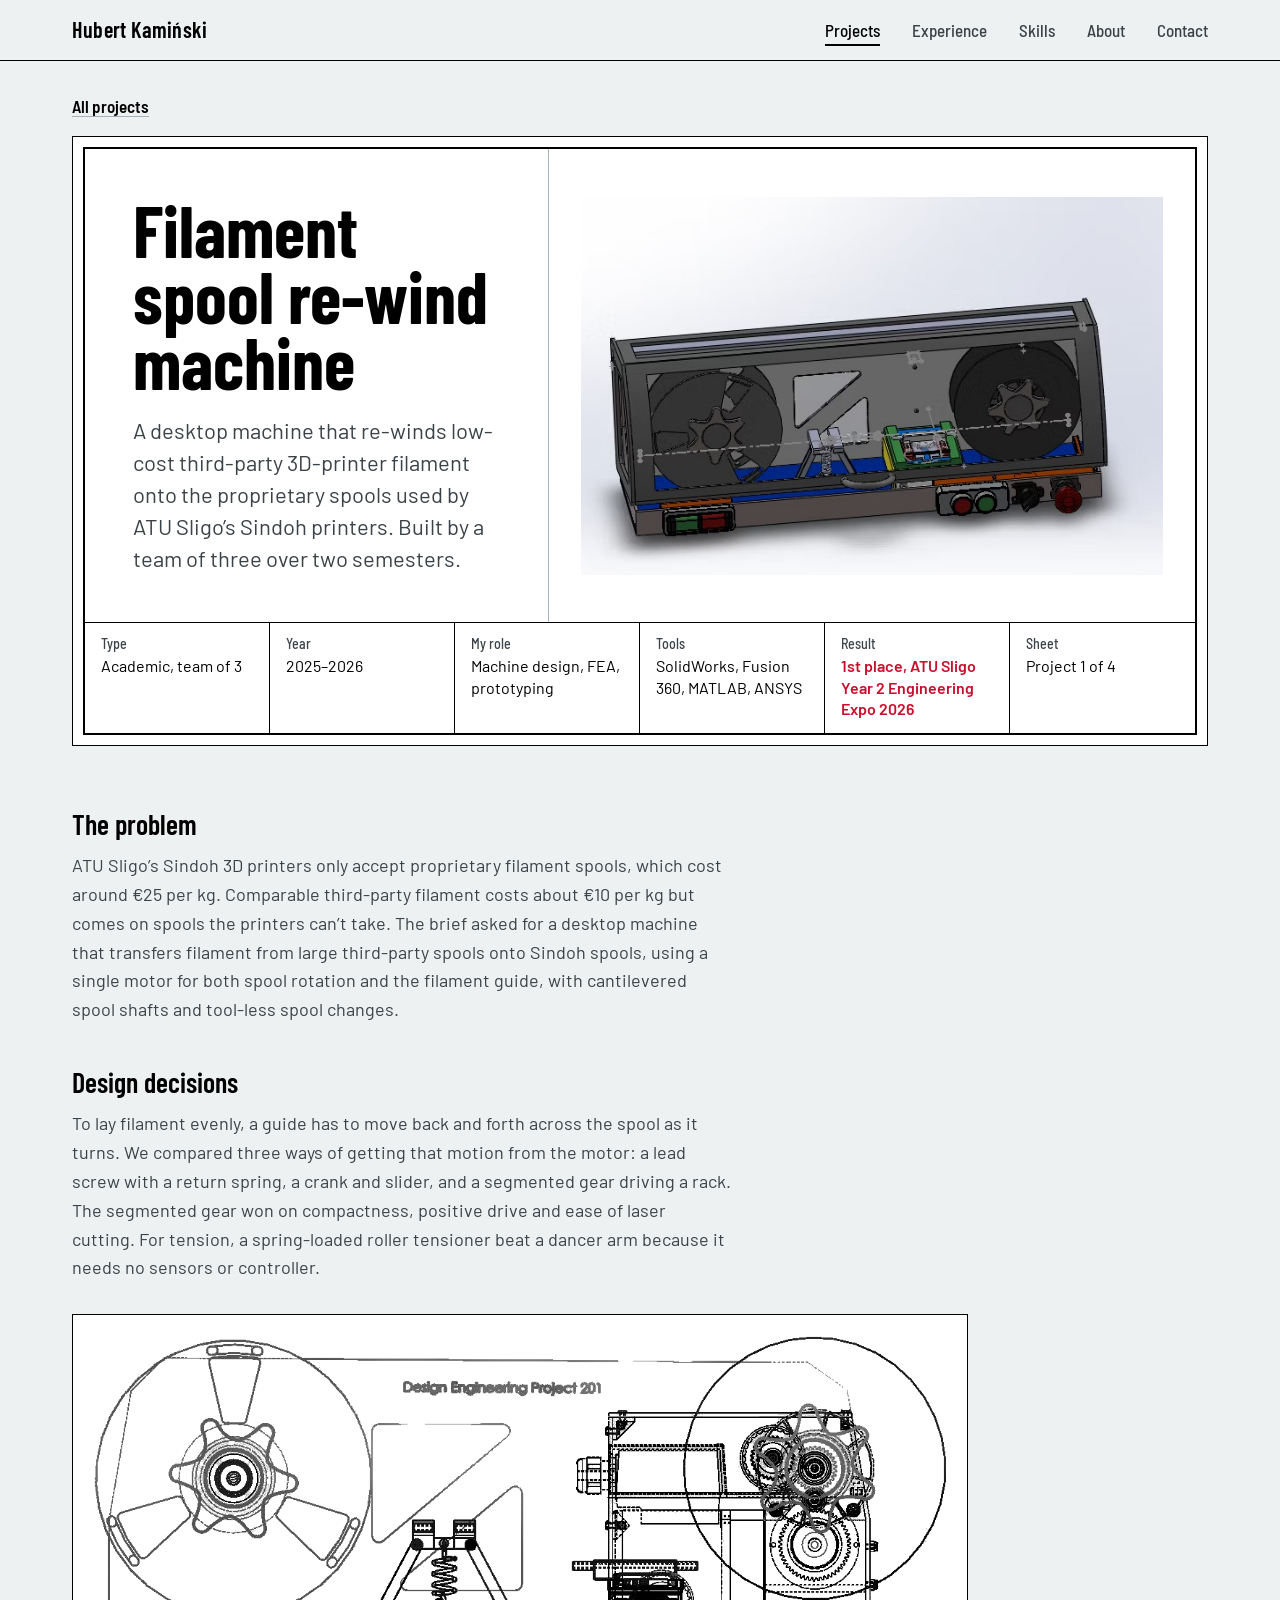
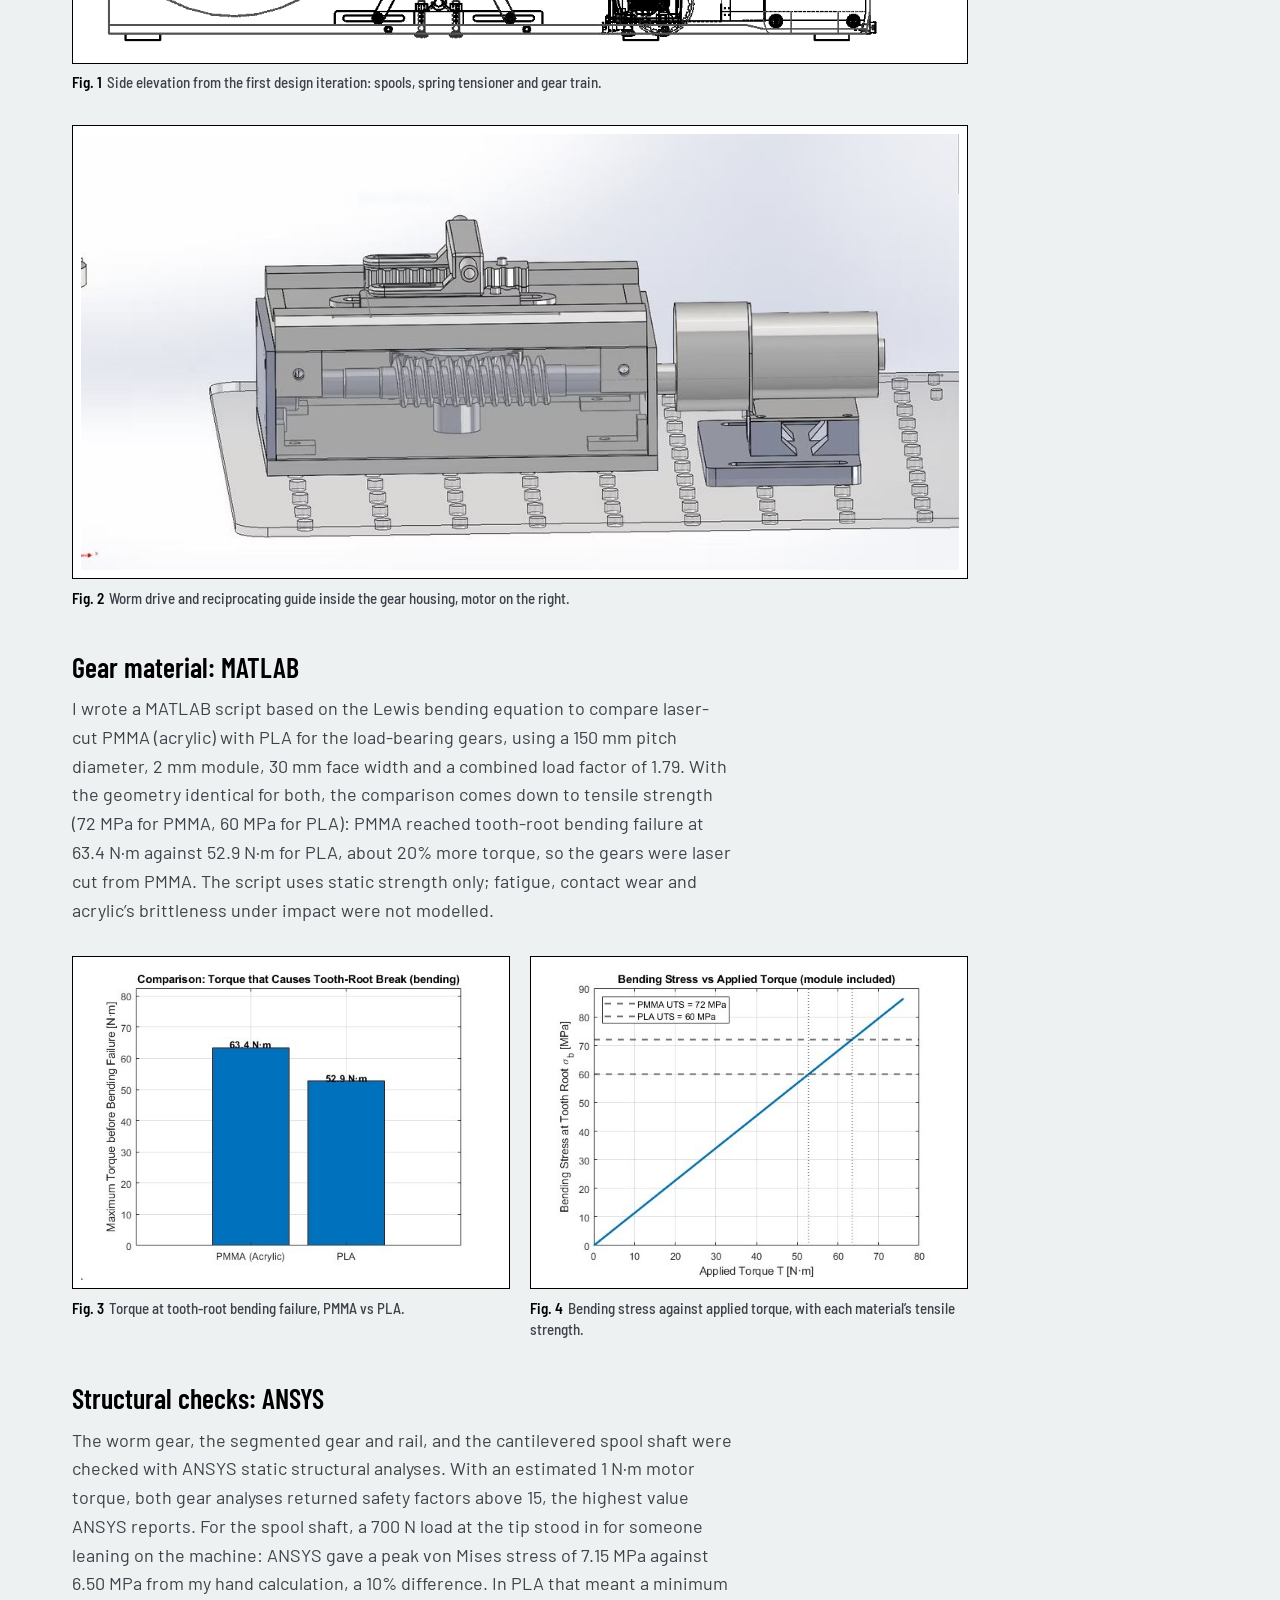
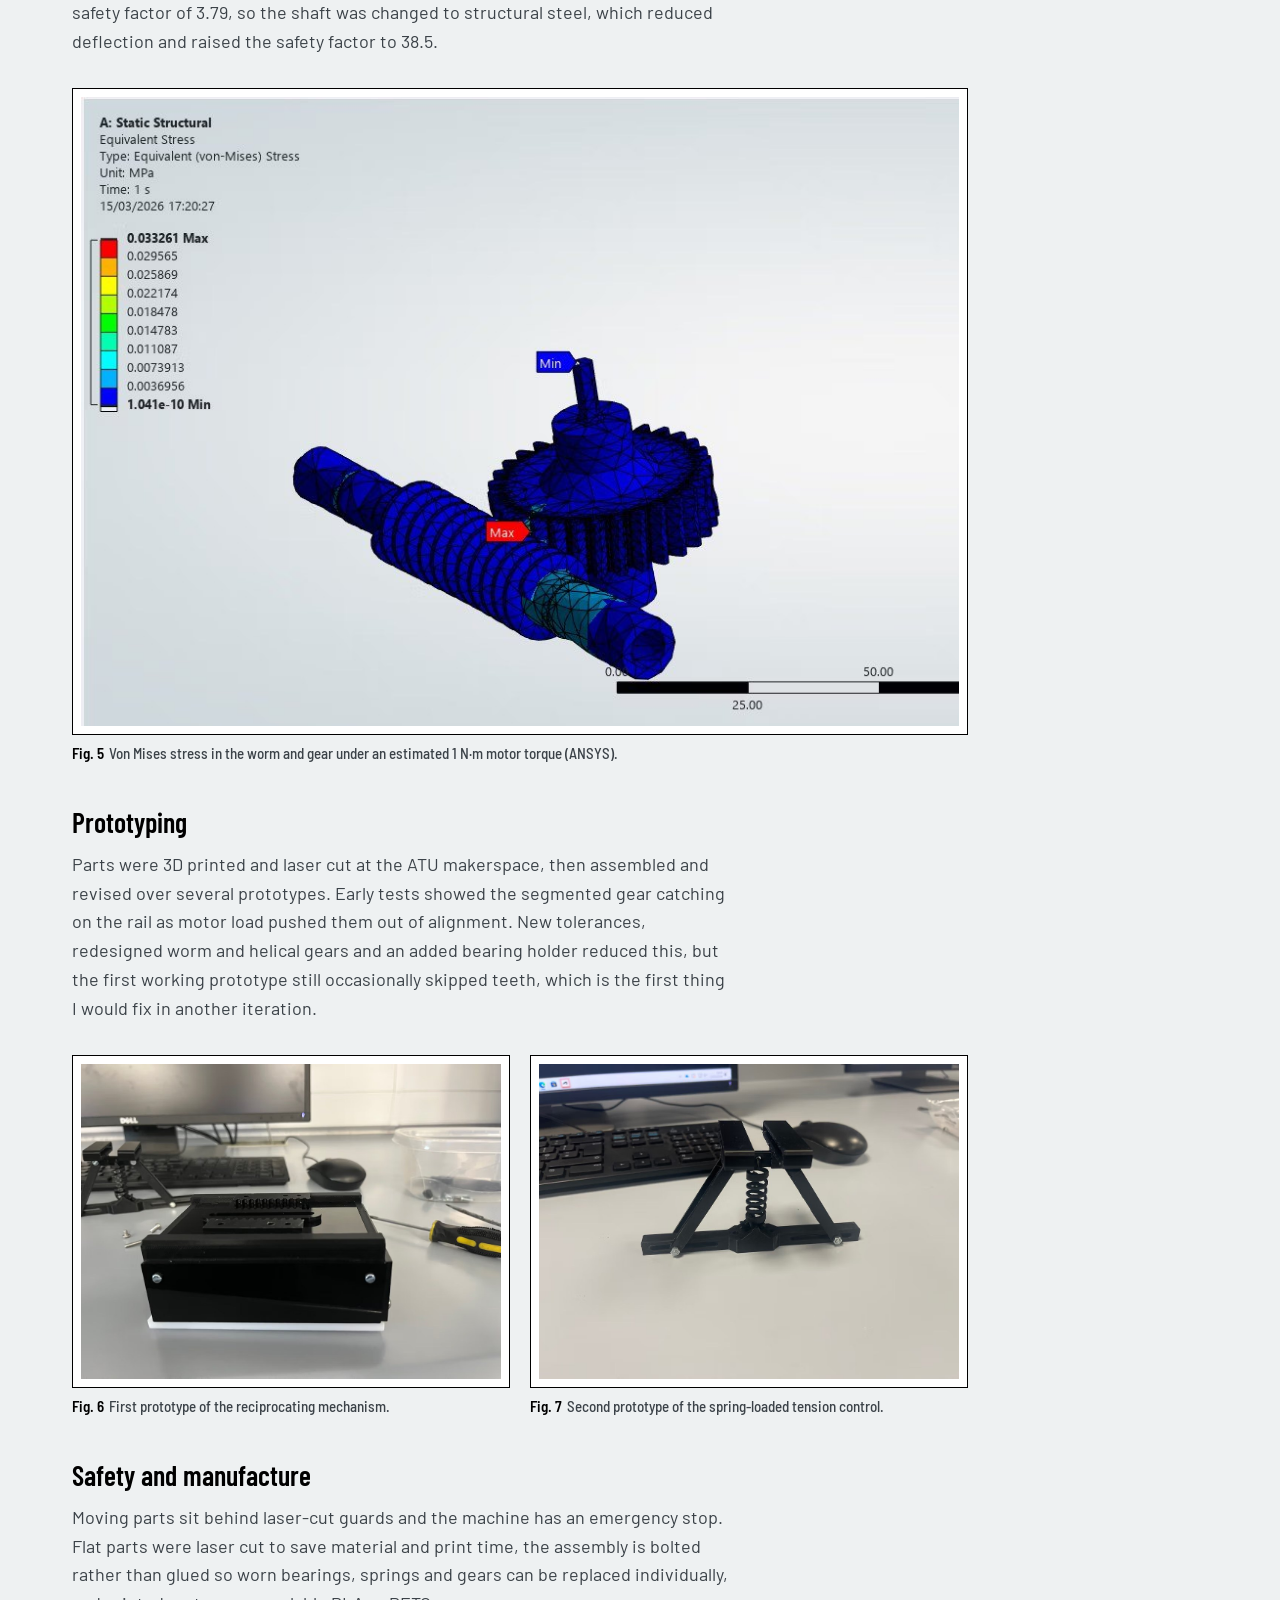
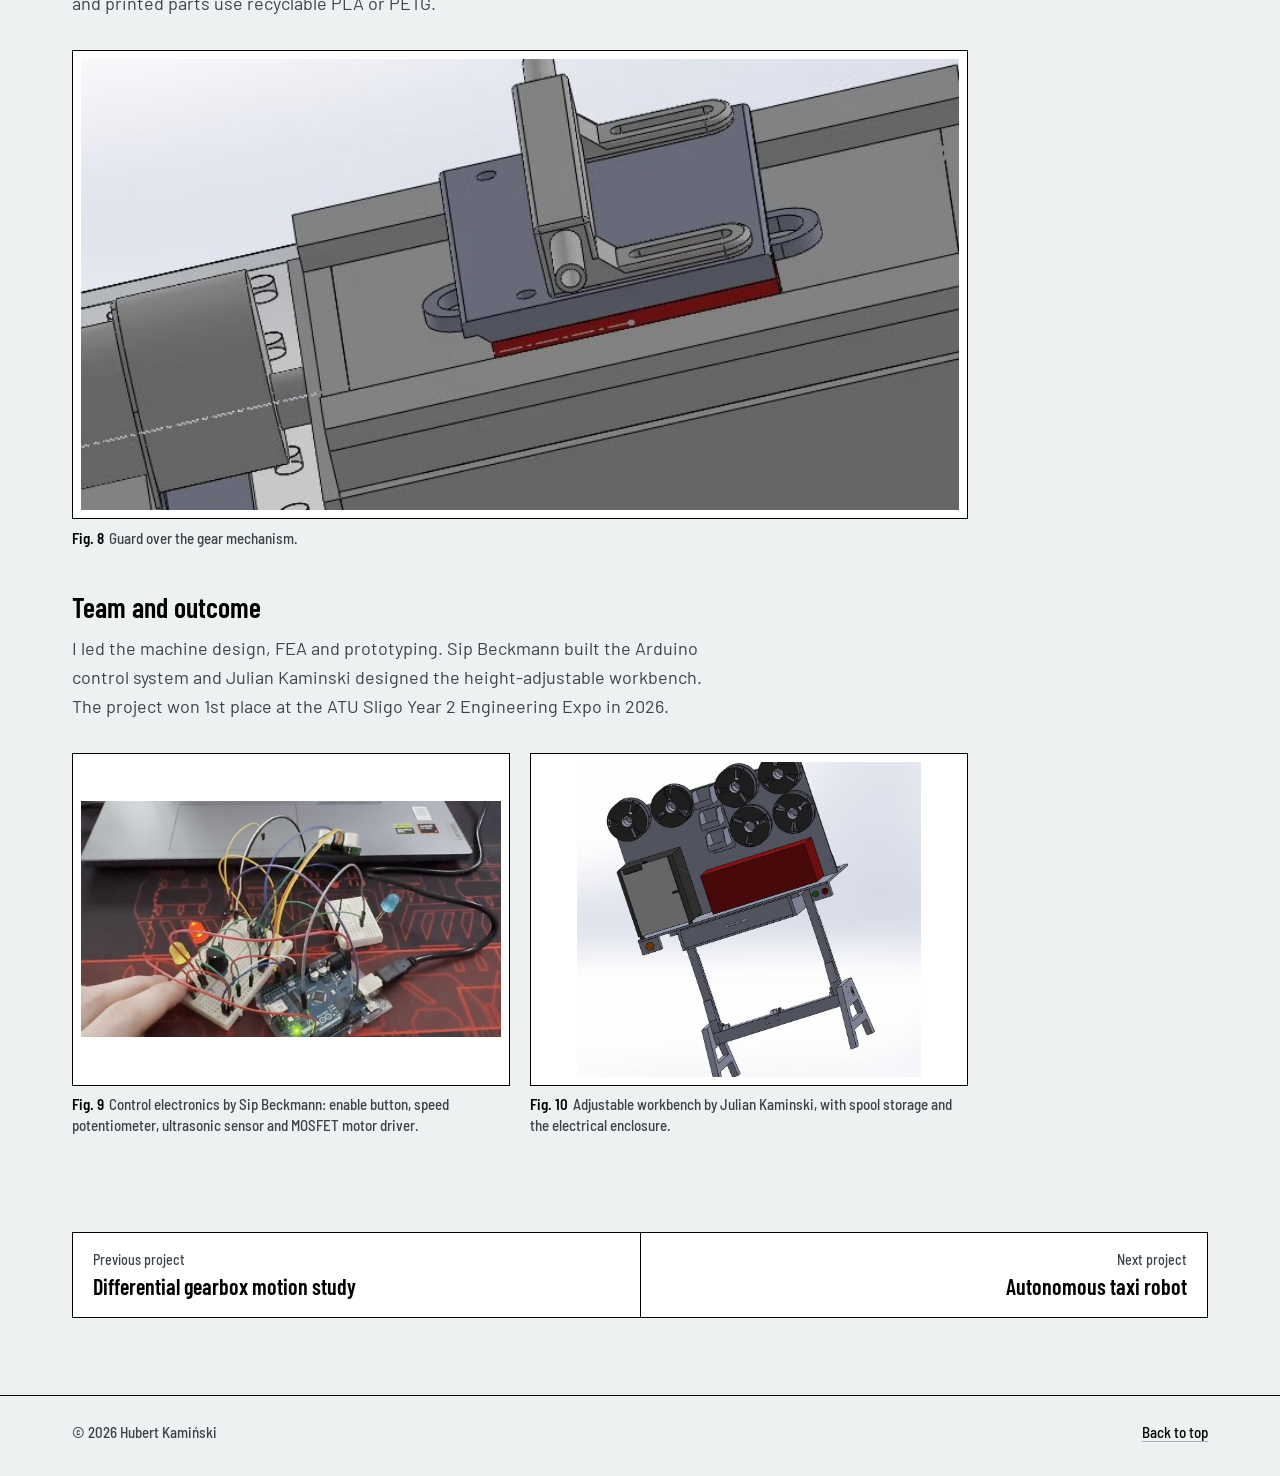
<file: projects/project1.html>
<!DOCTYPE html>
<html lang="en">
<head>
  <meta charset="utf-8">
  <meta name="viewport" content="width=device-width, initial-scale=1">
  <title>Filament spool re-wind machine · Hubert Kamiński</title>
  <meta name="description" content="A desktop machine that re-winds low-cost third-party filament onto proprietary printer spools. MATLAB gear material selection, ANSYS verification, 1st place at the ATU Sligo Year 2 Engineering Expo 2026.">
  <meta property="og:type" content="article">
  <meta property="og:title" content="Filament spool re-wind machine · Hubert Kamiński">
  <meta property="og:description" content="A desktop machine that re-winds low-cost third-party filament onto proprietary printer spools. MATLAB gear material selection, ANSYS verification, 1st place at the ATU Sligo Year 2 Engineering Expo 2026.">
  <link rel="icon" href="../assets/favicon.svg" type="image/svg+xml">
  <link rel="preload" href="../assets/fonts/barlow-latin-400-normal.woff2" as="font" type="font/woff2" crossorigin>
  <link rel="preload" href="../assets/fonts/barlow-condensed-latin-700-normal.woff2" as="font" type="font/woff2" crossorigin>
  <link rel="stylesheet" href="../styles/main.css">
  <link rel="stylesheet" href="../styles/project.css">
  <script>document.documentElement.classList.add('js');</script>
</head>
<body id="top">
  <a class="skip-link" href="#main">Skip to content</a>

  <header class="site-header">
    <div class="wrap site-header__inner">
      <a class="brand" href="../index.html">Hubert Kamiński</a>
      <button class="nav-toggle" type="button" aria-expanded="false" aria-controls="site-nav">Menu</button>
      <nav id="site-nav" class="site-nav" aria-label="Main">
        <ul>
          <li><a href="../index.html#projects" aria-current="page">Projects</a></li>
          <li><a href="../index.html#experience">Experience</a></li>
          <li><a href="../index.html#skills">Skills</a></li>
          <li><a href="../index.html#about">About</a></li>
          <li><a href="../index.html#contact">Contact</a></li>
        </ul>
      </nav>
    </div>
  </header>

  <main id="main" class="wrap">
    <a class="back-link" href="../index.html#projects">All projects</a>

    <section class="project-sheet sheet" aria-labelledby="project-title">
      <div class="sheet__frame">
        <div class="project-sheet__head">
          <h1 class="project-sheet__title" id="project-title">Filament spool <span class="nowrap">re-wind</span> machine</h1>
          <p class="project-sheet__lede">A desktop machine that re-winds low-cost third-party 3D-printer filament onto the proprietary spools used by ATU Sligo’s Sindoh printers. Built by a team of three over two semesters.</p>
        </div>
        <figure class="project-sheet__figure">
          <img src="../assets/images/projects/p1-final-machine.jpg" width="660" height="429" alt="Final SolidWorks assembly of the machine with guard, electrical enclosure and control buttons">
        </figure>
        <dl class="tblock">
          <div class="tblock__cell"><dt>Type</dt><dd>Academic, team of 3</dd></div>
          <div class="tblock__cell"><dt>Year</dt><dd>2025–2026</dd></div>
          <div class="tblock__cell"><dt>My role</dt><dd>Machine design, FEA, prototyping</dd></div>
          <div class="tblock__cell"><dt>Tools</dt><dd>SolidWorks, Fusion 360, MATLAB, ANSYS</dd></div>
          <div class="tblock__cell tblock__cell--result"><dt>Result</dt><dd>1st place, ATU Sligo Year 2 Engineering Expo 2026</dd></div>
          <div class="tblock__cell"><dt>Sheet</dt><dd>Project 1 of 4</dd></div>
        </dl>
      </div>
    </section>

    <article class="writeup">
      <h2>The problem</h2>
      <p>ATU Sligo’s Sindoh 3D printers only accept proprietary filament spools, which cost around €25 per kg. Comparable third-party filament costs about €10 per kg but comes on spools the printers can’t take. The brief asked for a desktop machine that transfers filament from large third-party spools onto Sindoh spools, using a single motor for both spool rotation and the filament guide, with cantilevered spool shafts and tool-less spool changes.</p>

      <h2>Design decisions</h2>
      <p>To lay filament evenly, a guide has to move back and forth across the spool as it turns. We compared three ways of getting that motion from the motor: a lead screw with a return spring, a crank and slider, and a segmented gear driving a rack. The segmented gear won on compactness, positive drive and ease of laser cutting. For tension, a spring-loaded roller tensioner beat a dancer arm because it needs no sensors or controller.</p>
<figure class="fig">
  <a class="fig__frame" href="../assets/images/projects/p1-side-elevation.png"><img src="../assets/images/projects/p1-side-elevation.png" width="1213" height="458" loading="lazy" alt="Side elevation line drawing of the machine showing both spools, the spring tensioner and the gear train"></a>
  <figcaption><span class="fig__num">Fig. 1</span> Side elevation from the first design iteration: spools, spring tensioner and gear train.</figcaption>
</figure>
<figure class="fig">
  <a class="fig__frame" href="../assets/images/projects/p1-cad-internal.jpg"><img src="../assets/images/projects/p1-cad-internal.jpg" width="1075" height="533" loading="lazy" alt="CAD view of the worm drive and reciprocating guide inside the gear housing, with the motor on the right"></a>
  <figcaption><span class="fig__num">Fig. 2</span> Worm drive and reciprocating guide inside the gear housing, motor on the right.</figcaption>
</figure>

      <h2>Gear material: MATLAB</h2>
      <p>I wrote a MATLAB script based on the Lewis bending equation to compare laser-cut PMMA (acrylic) with PLA for the load-bearing gears, using a 150 mm pitch diameter, 2 mm module, 30 mm face width and a combined load factor of 1.79. With the geometry identical for both, the comparison comes down to tensile strength (72 MPa for PMMA, 60 MPa for PLA): PMMA reached tooth-root bending failure at 63.4 N·m against 52.9 N·m for PLA, about 20% more torque, so the gears were laser cut from PMMA. The script uses static strength only; fatigue, contact wear and acrylic’s brittleness under impact were not modelled.</p>
<div class="fig-pair">
<figure class="fig">
  <a class="fig__frame" href="../assets/images/projects/p1-matlab-torque.jpg"><img src="../assets/images/projects/p1-matlab-torque.jpg" width="560" height="420" loading="lazy" alt="Bar chart: maximum torque before tooth-root bending failure, 63.4 N·m for PMMA and 52.9 N·m for PLA"></a>
  <figcaption><span class="fig__num">Fig. 3</span> Torque at tooth-root bending failure, PMMA vs PLA.</figcaption>
</figure>
<figure class="fig">
  <a class="fig__frame" href="../assets/images/projects/p1-matlab-bending.jpg"><img src="../assets/images/projects/p1-matlab-bending.jpg" width="560" height="420" loading="lazy" alt="Line chart of tooth-root bending stress against applied torque, with PMMA and PLA strength limits"></a>
  <figcaption><span class="fig__num">Fig. 4</span> Bending stress against applied torque, with each material’s tensile strength.</figcaption>
</figure>
</div>

      <h2>Structural checks: ANSYS</h2>
      <p>The worm gear, the segmented gear and rail, and the cantilevered spool shaft were checked with ANSYS static structural analyses. With an estimated 1 N·m motor torque, both gear analyses returned safety factors above 15, the highest value ANSYS reports. For the spool shaft, a 700 N load at the tip stood in for someone leaning on the machine: ANSYS gave a peak von Mises stress of 7.15 MPa against 6.50 MPa from my hand calculation, a 10% difference. In PLA that meant a minimum safety factor of 3.79, so the shaft was changed to structural steel, which reduced deflection and raised the safety factor to 38.5.</p>
<figure class="fig">
  <a class="fig__frame" href="../assets/images/projects/p1-ansys-gear.jpg"><img src="../assets/images/projects/p1-ansys-gear.jpg" width="898" height="643" loading="lazy" alt="ANSYS equivalent stress plot of the worm and gear, mostly blue with the maximum at the mesh point"></a>
  <figcaption><span class="fig__num">Fig. 5</span> Von Mises stress in the worm and gear under an estimated 1 N·m motor torque (ANSYS).</figcaption>
</figure>

      <h2>Prototyping</h2>
      <p>Parts were 3D printed and laser cut at the ATU makerspace, then assembled and revised over several prototypes. Early tests showed the segmented gear catching on the rail as motor load pushed them out of alignment. New tolerances, redesigned worm and helical gears and an added bearing holder reduced this, but the first working prototype still occasionally skipped teeth, which is the first thing I would fix in another iteration.</p>
<div class="fig-pair">
<figure class="fig">
  <a class="fig__frame" href="../assets/images/projects/p1-mechanism-proto.jpg"><img src="../assets/images/projects/p1-mechanism-proto.jpg" width="1125" height="844" loading="lazy" alt="Black 3D-printed and laser-cut reciprocating mechanism prototype on a desk"></a>
  <figcaption><span class="fig__num">Fig. 6</span> First prototype of the reciprocating mechanism.</figcaption>
</figure>
<figure class="fig">
  <a class="fig__frame" href="../assets/images/projects/p1-tension-proto.jpg"><img src="../assets/images/projects/p1-tension-proto.jpg" width="1125" height="844" loading="lazy" alt="Black spring-loaded tension control prototype with a printed spring"></a>
  <figcaption><span class="fig__num">Fig. 7</span> Second prototype of the spring-loaded tension control.</figcaption>
</figure>
</div>

      <h2>Safety and manufacture</h2>
      <p>Moving parts sit behind laser-cut guards and the machine has an emergency stop. Flat parts were laser cut to save material and print time, the assembly is bolted rather than glued so worn bearings, springs and gears can be replaced individually, and printed parts use recyclable PLA or PETG.</p>
<figure class="fig">
  <a class="fig__frame" href="../assets/images/projects/p1-safety-guard.jpg"><img src="../assets/images/projects/p1-safety-guard.jpg" width="761" height="391" loading="lazy" alt="CAD detail of the guard fitted over the gear mechanism"></a>
  <figcaption><span class="fig__num">Fig. 8</span> Guard over the gear mechanism.</figcaption>
</figure>

      <h2>Team and outcome</h2>
      <p>I led the machine design, FEA and prototyping. Sip Beckmann built the Arduino control system and Julian Kaminski designed the height-adjustable workbench. The project won 1st place at the ATU Sligo Year 2 Engineering Expo in 2026.</p>
<div class="fig-pair">
<figure class="fig">
  <a class="fig__frame" href="../assets/images/projects/p1-electronics.jpg"><img src="../assets/images/projects/p1-electronics.jpg" width="1125" height="633" loading="lazy" alt="Arduino board on a breadboard with LEDs, a potentiometer and wiring"></a>
  <figcaption><span class="fig__num">Fig. 9</span> Control electronics by Sip Beckmann: enable button, speed potentiometer, ultrasonic sensor and MOSFET motor driver.</figcaption>
</figure>
<figure class="fig">
  <a class="fig__frame" href="../assets/images/projects/p1-workbench.jpg"><img src="../assets/images/projects/p1-workbench.jpg" width="1024" height="935" loading="lazy" alt="CAD render of the machine on an adjustable workbench with spool storage and an electrical enclosure"></a>
  <figcaption><span class="fig__num">Fig. 10</span> Adjustable workbench by Julian Kaminski, with spool storage and the electrical enclosure.</figcaption>
</figure>
</div>
    </article>

    <nav class="pager" aria-label="More projects">
      <a href="project4.html"><span class="pager__label">Previous project</span><span class="pager__title">Differential gearbox motion study</span></a>
      <a href="project2.html"><span class="pager__label">Next project</span><span class="pager__title">Autonomous taxi robot</span></a>
    </nav>
  </main>

  <dialog class="lightbox" aria-label="Enlarged figure">
    <img alt="">
    <div class="lightbox__bar">
      <p class="lightbox__caption"></p>
      <button class="lightbox__close" type="button">Close</button>
    </div>
  </dialog>

  <footer class="site-footer">
    <div class="wrap">
      <p>© <span data-year>2026</span> Hubert Kamiński</p>
      <a href="#top">Back to top</a>
    </div>
  </footer>

  <script src="../scripts/main.js" defer></script>
</body>
</html>
</file>
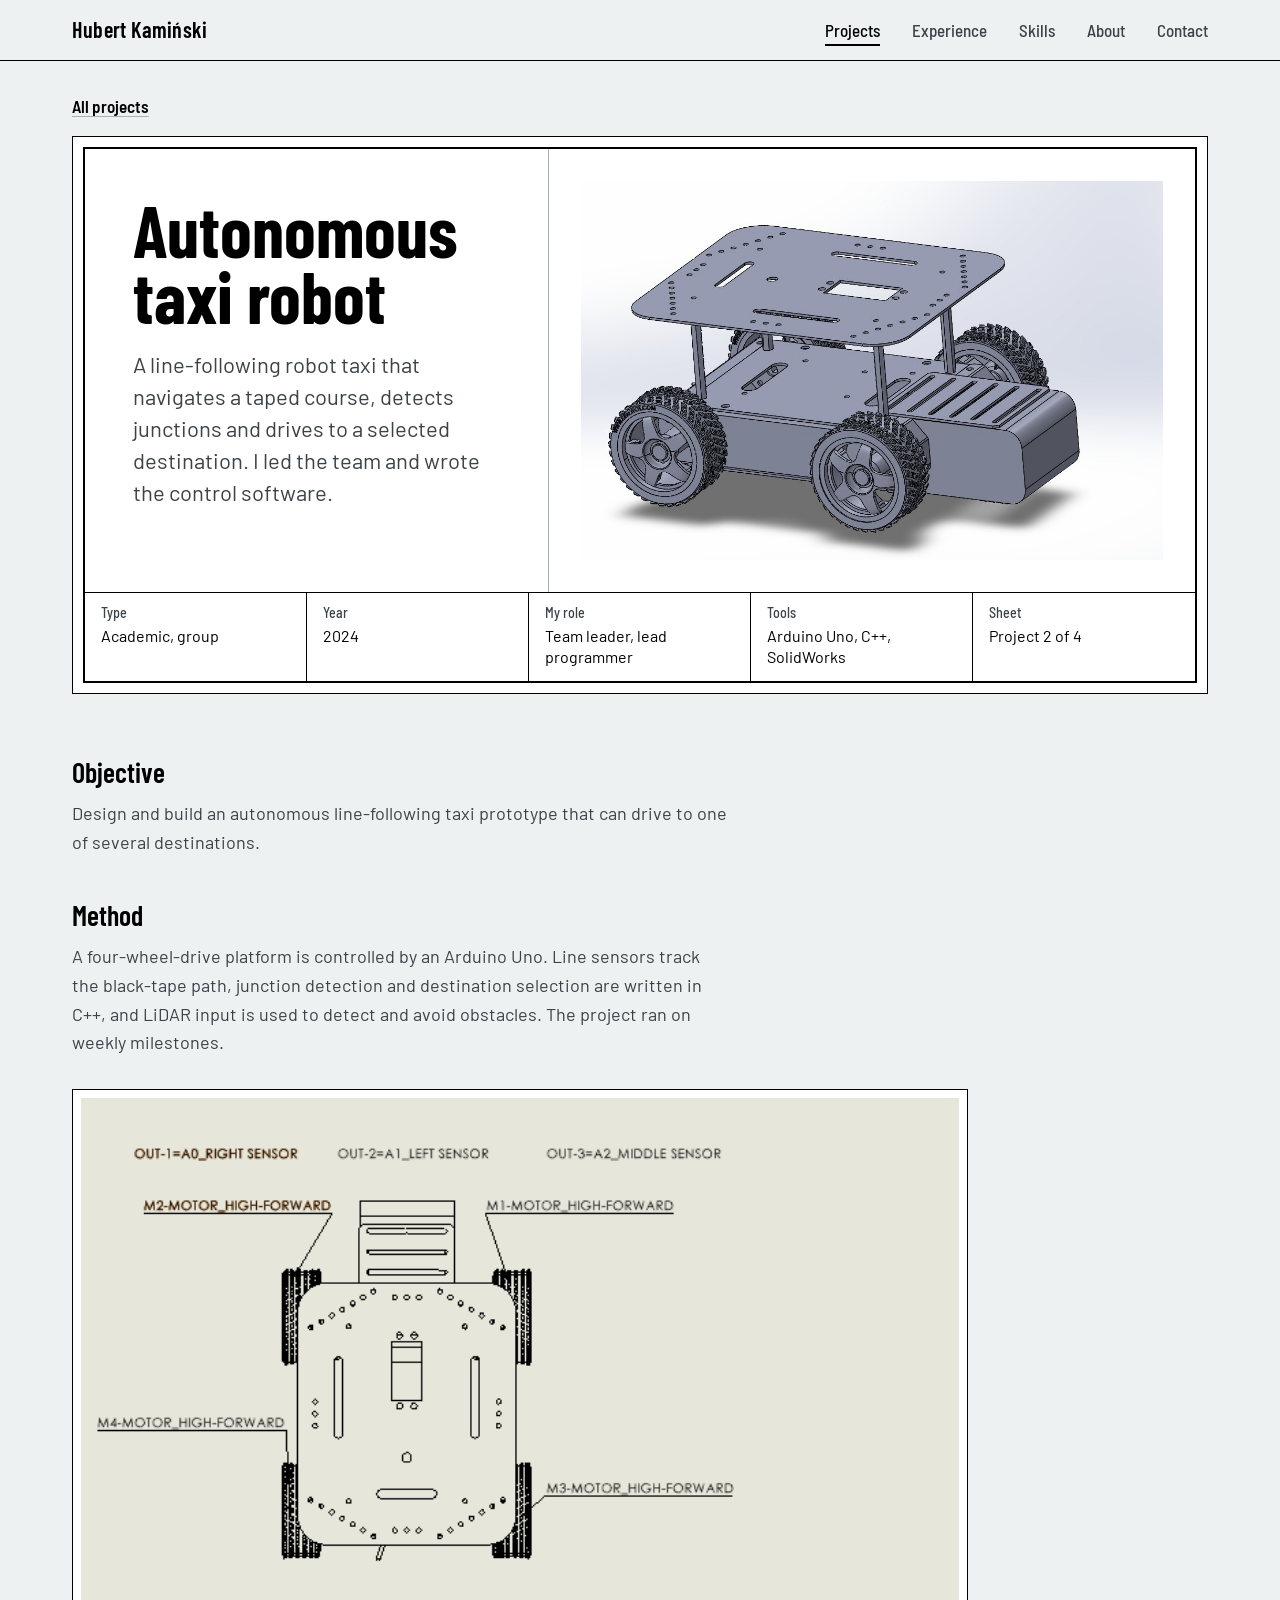
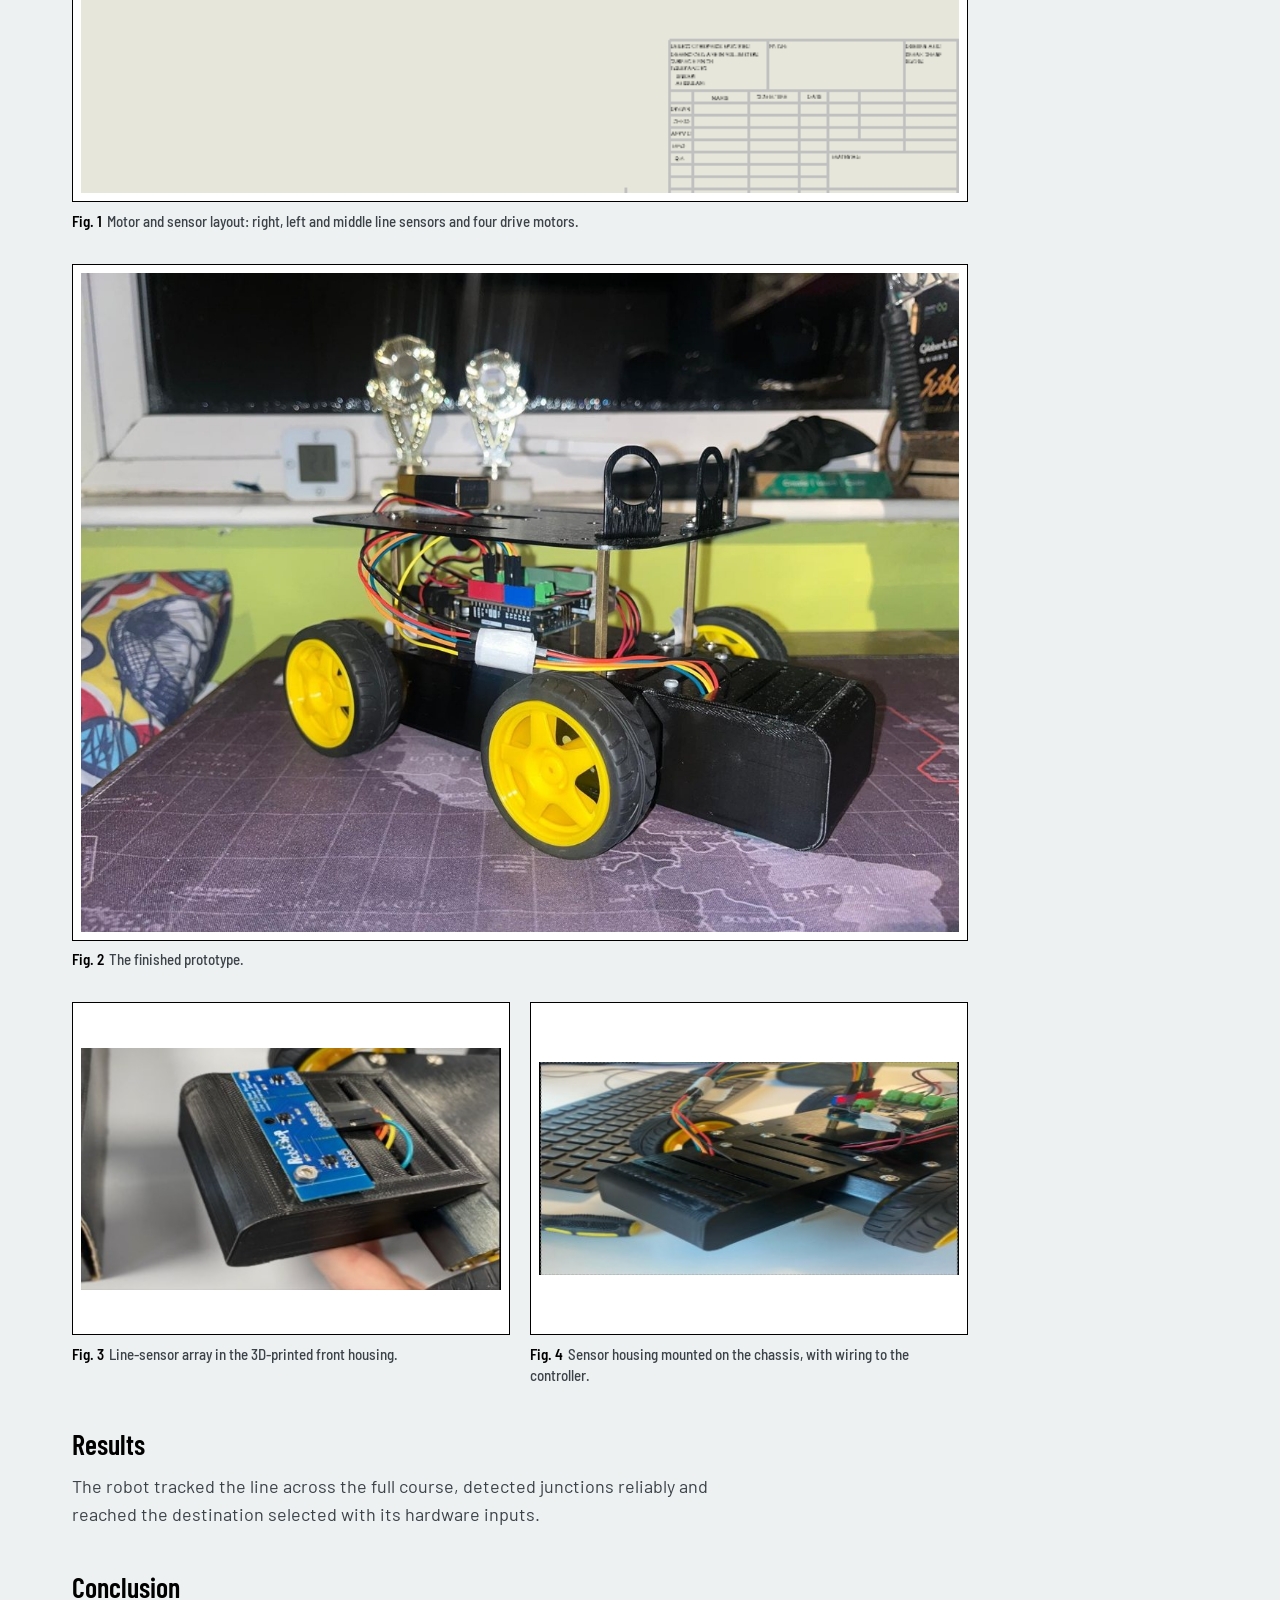
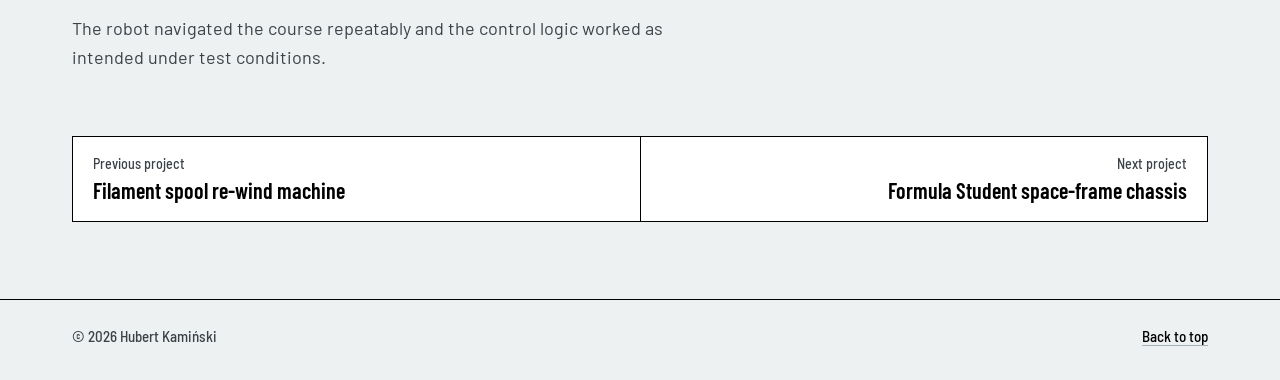
<file: projects/project2.html>
<!DOCTYPE html>
<html lang="en">
<head>
  <meta charset="utf-8">
  <meta name="viewport" content="width=device-width, initial-scale=1">
  <title>Autonomous taxi robot · Hubert Kamiński</title>
  <meta name="description" content="A line-following autonomous taxi robot built on Arduino, with junction detection, destination selection and LiDAR obstacle avoidance written in C++.">
  <meta property="og:type" content="article">
  <meta property="og:title" content="Autonomous taxi robot · Hubert Kamiński">
  <meta property="og:description" content="A line-following autonomous taxi robot built on Arduino, with junction detection, destination selection and LiDAR obstacle avoidance written in C++.">
  <link rel="icon" href="../assets/favicon.svg" type="image/svg+xml">
  <link rel="preload" href="../assets/fonts/barlow-latin-400-normal.woff2" as="font" type="font/woff2" crossorigin>
  <link rel="preload" href="../assets/fonts/barlow-condensed-latin-700-normal.woff2" as="font" type="font/woff2" crossorigin>
  <link rel="stylesheet" href="../styles/main.css">
  <link rel="stylesheet" href="../styles/project.css">
  <script>document.documentElement.classList.add('js');</script>
</head>
<body id="top">
  <a class="skip-link" href="#main">Skip to content</a>

  <header class="site-header">
    <div class="wrap site-header__inner">
      <a class="brand" href="../index.html">Hubert Kamiński</a>
      <button class="nav-toggle" type="button" aria-expanded="false" aria-controls="site-nav">Menu</button>
      <nav id="site-nav" class="site-nav" aria-label="Main">
        <ul>
          <li><a href="../index.html#projects" aria-current="page">Projects</a></li>
          <li><a href="../index.html#experience">Experience</a></li>
          <li><a href="../index.html#skills">Skills</a></li>
          <li><a href="../index.html#about">About</a></li>
          <li><a href="../index.html#contact">Contact</a></li>
        </ul>
      </nav>
    </div>
  </header>

  <main id="main" class="wrap">
    <a class="back-link" href="../index.html#projects">All projects</a>

    <section class="project-sheet sheet" aria-labelledby="project-title">
      <div class="sheet__frame">
        <div class="project-sheet__head">
          <h1 class="project-sheet__title" id="project-title">Autonomous taxi robot</h1>
          <p class="project-sheet__lede">A line-following robot taxi that navigates a taped course, detects junctions and drives to a selected destination. I led the team and wrote the control software.</p>
        </div>
        <figure class="project-sheet__figure">
          <img src="../assets/images/projects/p2-car-render.jpg" width="1109" height="721" alt="SolidWorks render of the four-wheel autonomous taxi robot">
        </figure>
        <dl class="tblock">
          <div class="tblock__cell"><dt>Type</dt><dd>Academic, group</dd></div>
          <div class="tblock__cell"><dt>Year</dt><dd>2024</dd></div>
          <div class="tblock__cell"><dt>My role</dt><dd>Team leader, lead programmer</dd></div>
          <div class="tblock__cell"><dt>Tools</dt><dd>Arduino Uno, C++, SolidWorks</dd></div>
          <div class="tblock__cell"><dt>Sheet</dt><dd>Project 2 of 4</dd></div>
        </dl>
      </div>
    </section>

    <article class="writeup">
      <h2>Objective</h2>
      <p>Design and build an autonomous line-following taxi prototype that can drive to one of several destinations.</p>

      <h2>Method</h2>
      <p>A four-wheel-drive platform is controlled by an Arduino Uno. Line sensors track the black-tape path, junction detection and destination selection are written in C++, and LiDAR input is used to detect and avoid obstacles. The project ran on weekly milestones.</p>
<figure class="fig">
  <a class="fig__frame" href="../assets/images/projects/p2-motor-layout.png"><img src="../assets/images/projects/p2-motor-layout.png" width="643" height="509" loading="lazy" alt="Drawing of the robot base showing three line sensors at the front and four drive motors at the corners"></a>
  <figcaption><span class="fig__num">Fig. 1</span> Motor and sensor layout: right, left and middle line sensors and four drive motors.</figcaption>
</figure>
<figure class="fig">
  <a class="fig__frame" href="../assets/images/projects/p2-prototype.jpg"><img src="../assets/images/projects/p2-prototype.jpg" width="1200" height="900" loading="lazy" alt="Photo of the finished four-wheel robot with yellow wheels and Arduino wiring on its top deck"></a>
  <figcaption><span class="fig__num">Fig. 2</span> The finished prototype.</figcaption>
</figure>
<div class="fig-pair">
<figure class="fig">
  <a class="fig__frame" href="../assets/images/projects/p2-sensor-housing.jpg"><img src="../assets/images/projects/p2-sensor-housing.jpg" width="431" height="248" loading="lazy" alt="Blue line-sensor board fitted into a black 3D-printed housing at the front of the robot"></a>
  <figcaption><span class="fig__num">Fig. 3</span> Line-sensor array in the 3D-printed front housing.</figcaption>
</figure>
<figure class="fig">
  <a class="fig__frame" href="../assets/images/projects/p2-sensor-wiring.jpg"><img src="../assets/images/projects/p2-sensor-wiring.jpg" width="446" height="226" loading="lazy" alt="Front housing on the robot chassis with sensor wiring running back to the controller"></a>
  <figcaption><span class="fig__num">Fig. 4</span> Sensor housing mounted on the chassis, with wiring to the controller.</figcaption>
</figure>
</div>

      <h2>Results</h2>
      <p>The robot tracked the line across the full course, detected junctions reliably and reached the destination selected with its hardware inputs.</p>

      <h2>Conclusion</h2>
      <p>The robot navigated the course repeatably and the control logic worked as intended under test conditions.</p>
    </article>

    <nav class="pager" aria-label="More projects">
      <a href="project1.html"><span class="pager__label">Previous project</span><span class="pager__title">Filament spool <span class="nowrap">re-wind</span> machine</span></a>
      <a href="project3.html"><span class="pager__label">Next project</span><span class="pager__title">Formula Student space-frame chassis</span></a>
    </nav>
  </main>

  <dialog class="lightbox" aria-label="Enlarged figure">
    <img alt="">
    <div class="lightbox__bar">
      <p class="lightbox__caption"></p>
      <button class="lightbox__close" type="button">Close</button>
    </div>
  </dialog>

  <footer class="site-footer">
    <div class="wrap">
      <p>© <span data-year>2026</span> Hubert Kamiński</p>
      <a href="#top">Back to top</a>
    </div>
  </footer>

  <script src="../scripts/main.js" defer></script>
</body>
</html>
</file>
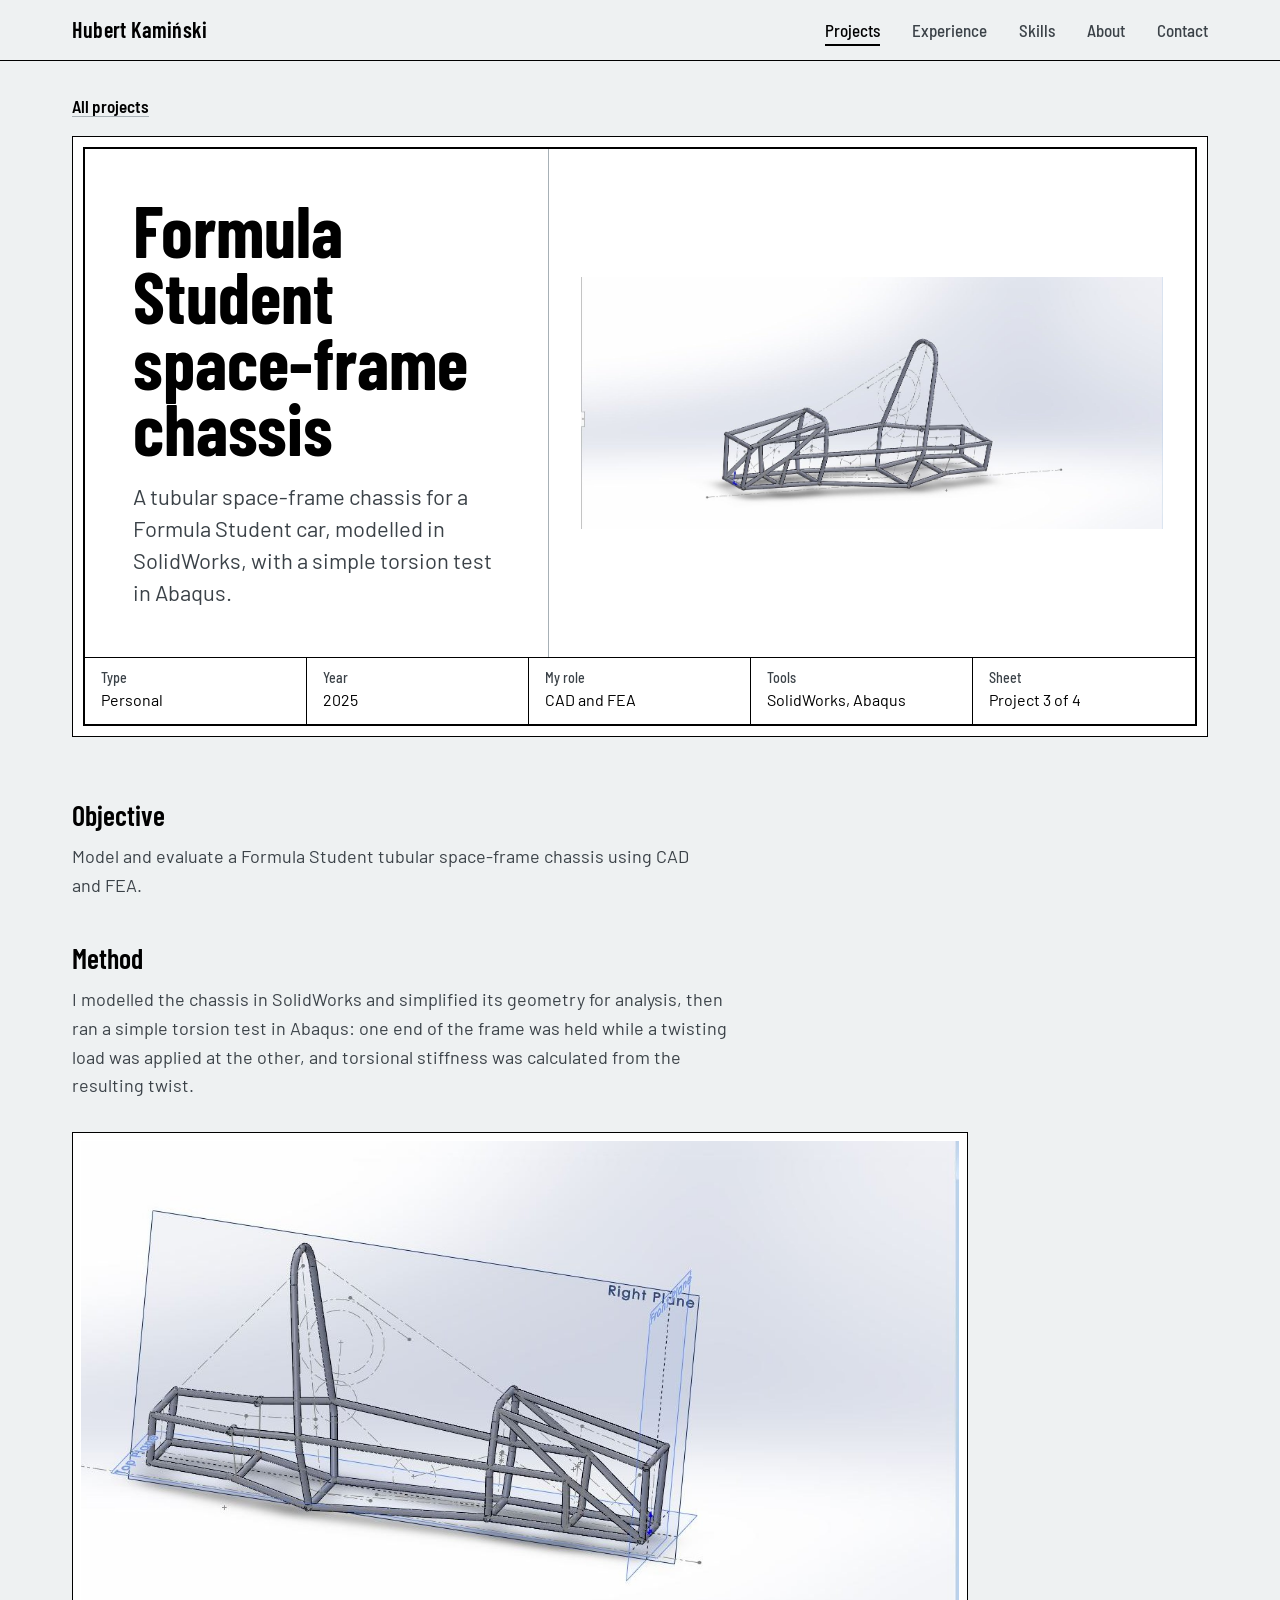
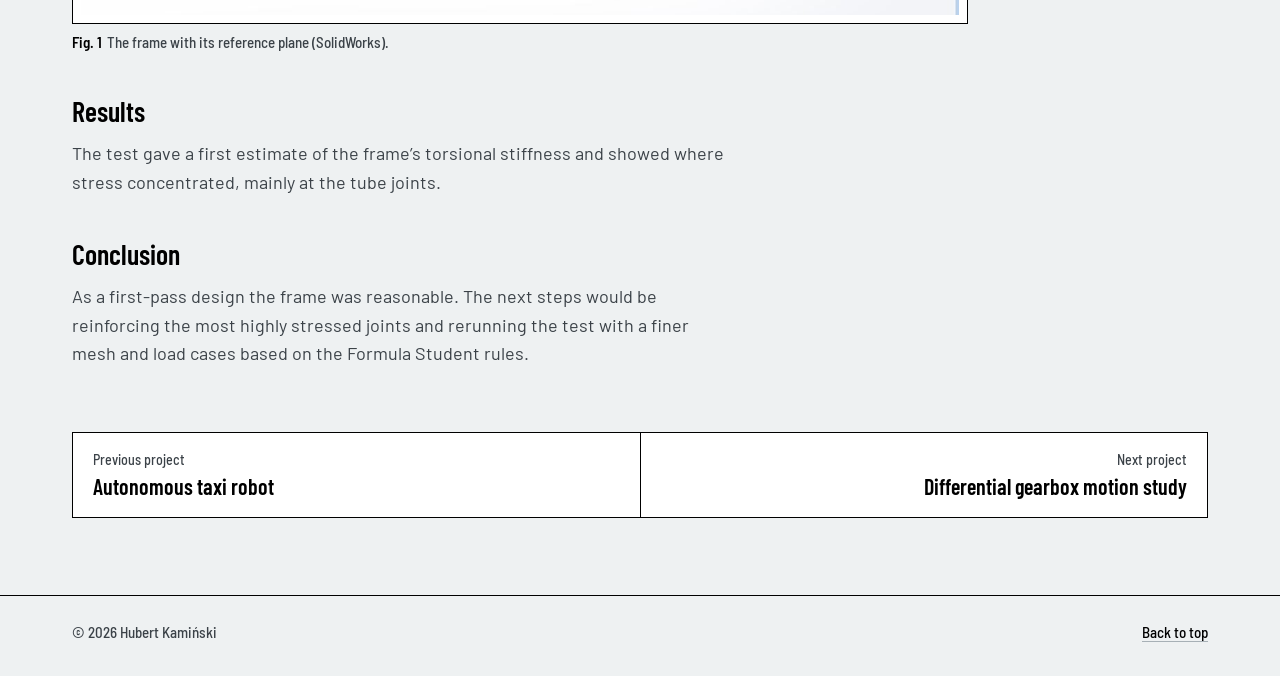
<file: projects/project3.html>
<!DOCTYPE html>
<html lang="en">
<head>
  <meta charset="utf-8">
  <meta name="viewport" content="width=device-width, initial-scale=1">
  <title>Formula Student space-frame chassis · Hubert Kamiński</title>
  <meta name="description" content="A Formula Student tubular space-frame chassis modelled in SolidWorks, with a simple torsion test in Abaqus.">
  <meta property="og:type" content="article">
  <meta property="og:title" content="Formula Student space-frame chassis · Hubert Kamiński">
  <meta property="og:description" content="A Formula Student tubular space-frame chassis modelled in SolidWorks, with a simple torsion test in Abaqus.">
  <link rel="icon" href="../assets/favicon.svg" type="image/svg+xml">
  <link rel="preload" href="../assets/fonts/barlow-latin-400-normal.woff2" as="font" type="font/woff2" crossorigin>
  <link rel="preload" href="../assets/fonts/barlow-condensed-latin-700-normal.woff2" as="font" type="font/woff2" crossorigin>
  <link rel="stylesheet" href="../styles/main.css">
  <link rel="stylesheet" href="../styles/project.css">
  <script>document.documentElement.classList.add('js');</script>
</head>
<body id="top">
  <a class="skip-link" href="#main">Skip to content</a>

  <header class="site-header">
    <div class="wrap site-header__inner">
      <a class="brand" href="../index.html">Hubert Kamiński</a>
      <button class="nav-toggle" type="button" aria-expanded="false" aria-controls="site-nav">Menu</button>
      <nav id="site-nav" class="site-nav" aria-label="Main">
        <ul>
          <li><a href="../index.html#projects" aria-current="page">Projects</a></li>
          <li><a href="../index.html#experience">Experience</a></li>
          <li><a href="../index.html#skills">Skills</a></li>
          <li><a href="../index.html#about">About</a></li>
          <li><a href="../index.html#contact">Contact</a></li>
        </ul>
      </nav>
    </div>
  </header>

  <main id="main" class="wrap">
    <a class="back-link" href="../index.html#projects">All projects</a>

    <section class="project-sheet sheet" aria-labelledby="project-title">
      <div class="sheet__frame">
        <div class="project-sheet__head">
          <h1 class="project-sheet__title" id="project-title">Formula Student space-frame chassis</h1>
          <p class="project-sheet__lede">A tubular space-frame chassis for a Formula Student car, modelled in SolidWorks, with a simple torsion test in Abaqus.</p>
        </div>
        <figure class="project-sheet__figure">
          <img src="../assets/images/projects/p3-chassis-iso.jpg" width="1495" height="648" alt="Isometric SolidWorks view of the tubular space-frame chassis">
        </figure>
        <dl class="tblock">
          <div class="tblock__cell"><dt>Type</dt><dd>Personal</dd></div>
          <div class="tblock__cell"><dt>Year</dt><dd>2025</dd></div>
          <div class="tblock__cell"><dt>My role</dt><dd>CAD and FEA</dd></div>
          <div class="tblock__cell"><dt>Tools</dt><dd>SolidWorks, Abaqus</dd></div>
          <div class="tblock__cell"><dt>Sheet</dt><dd>Project 3 of 4</dd></div>
        </dl>
      </div>
    </section>

    <article class="writeup">
      <h2>Objective</h2>
      <p>Model and evaluate a Formula Student tubular space-frame chassis using CAD and FEA.</p>

      <h2>Method</h2>
      <p>I modelled the chassis in SolidWorks and simplified its geometry for analysis, then ran a simple torsion test in Abaqus: one end of the frame was held while a twisting load was applied at the other, and torsional stiffness was calculated from the resulting twist.</p>
<figure class="fig">
  <a class="fig__frame" href="../assets/images/projects/p3-chassis-side.jpg"><img src="../assets/images/projects/p3-chassis-side.jpg" width="1265" height="682" loading="lazy" alt="SolidWorks view of the tubular chassis frame with its right reference plane shown"></a>
  <figcaption><span class="fig__num">Fig. 1</span> The frame with its reference plane (SolidWorks).</figcaption>
</figure>

      <h2>Results</h2>
      <p>The test gave a first estimate of the frame’s torsional stiffness and showed where stress concentrated, mainly at the tube joints.</p>

      <h2>Conclusion</h2>
      <p>As a first-pass design the frame was reasonable. The next steps would be reinforcing the most highly stressed joints and rerunning the test with a finer mesh and load cases based on the Formula Student rules.</p>
    </article>

    <nav class="pager" aria-label="More projects">
      <a href="project2.html"><span class="pager__label">Previous project</span><span class="pager__title">Autonomous taxi robot</span></a>
      <a href="project4.html"><span class="pager__label">Next project</span><span class="pager__title">Differential gearbox motion study</span></a>
    </nav>
  </main>

  <dialog class="lightbox" aria-label="Enlarged figure">
    <img alt="">
    <div class="lightbox__bar">
      <p class="lightbox__caption"></p>
      <button class="lightbox__close" type="button">Close</button>
    </div>
  </dialog>

  <footer class="site-footer">
    <div class="wrap">
      <p>© <span data-year>2026</span> Hubert Kamiński</p>
      <a href="#top">Back to top</a>
    </div>
  </footer>

  <script src="../scripts/main.js" defer></script>
</body>
</html>
</file>
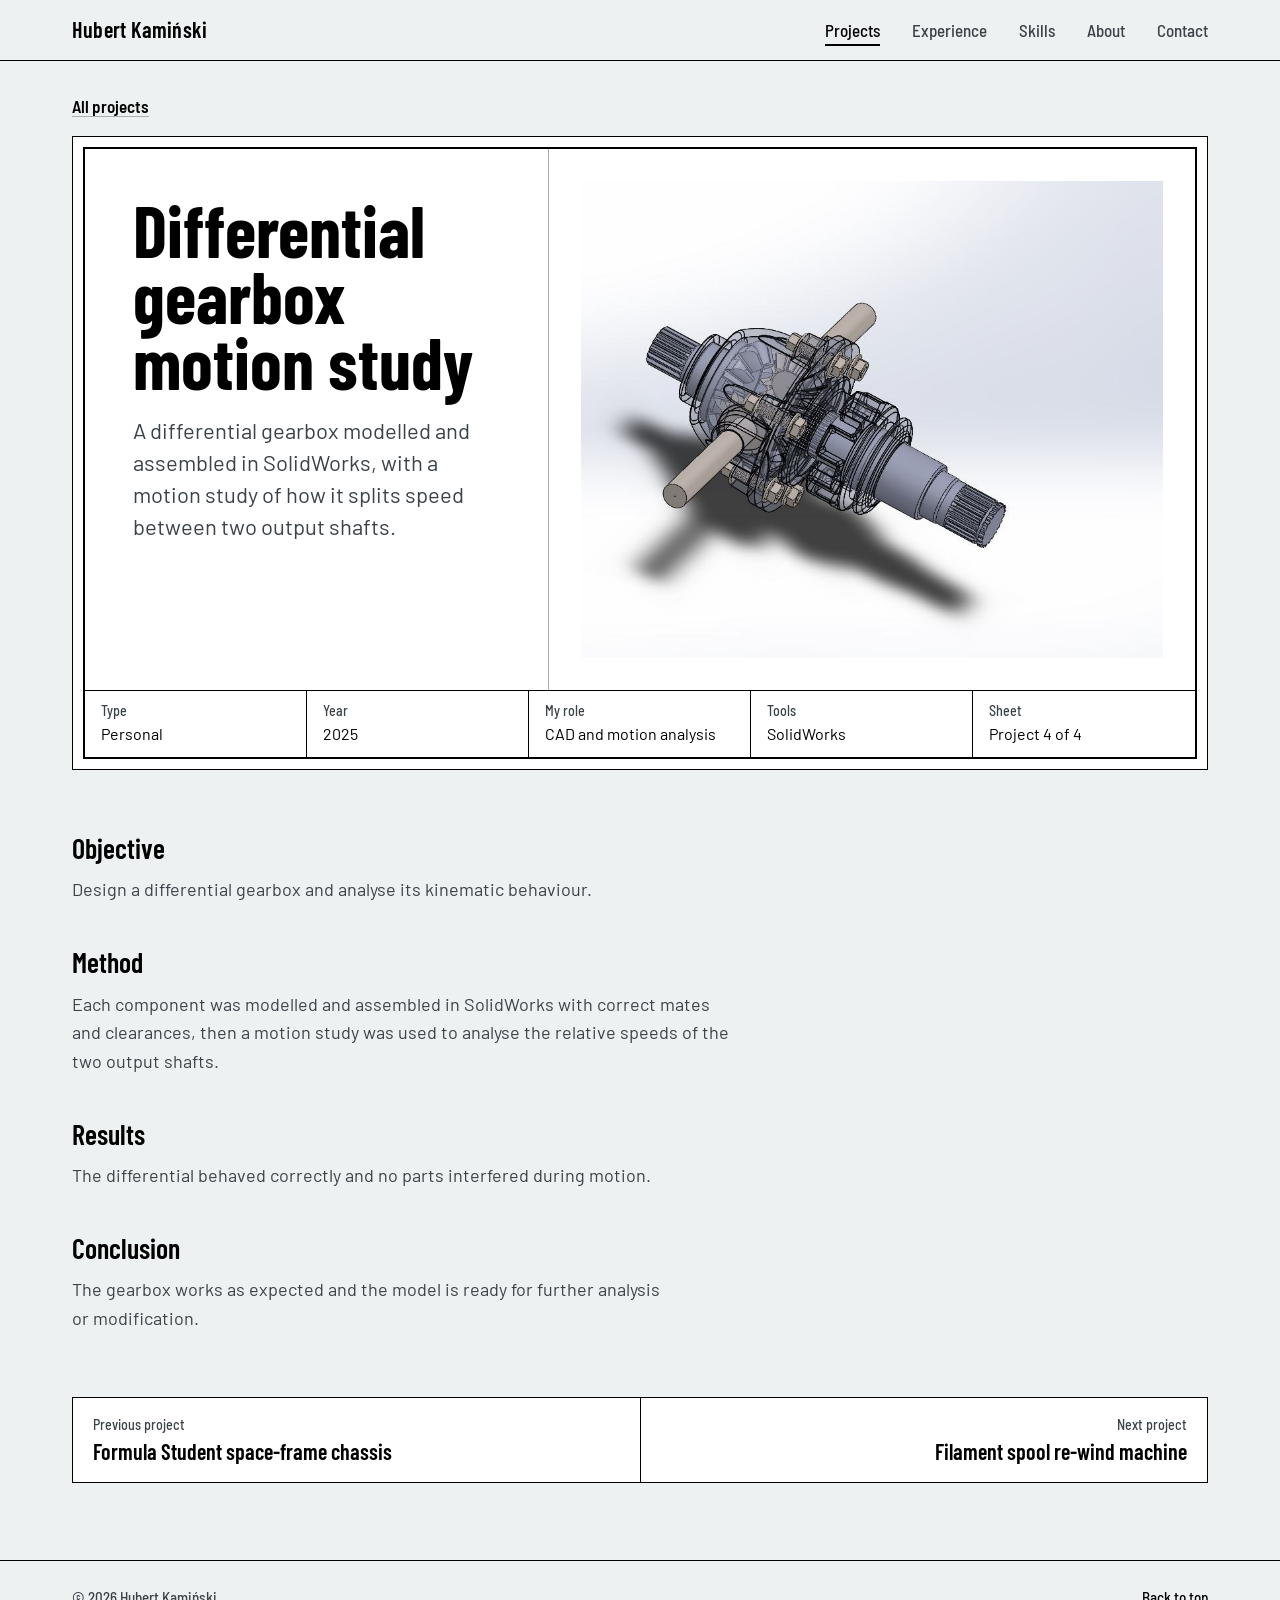
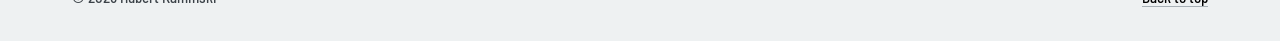
<file: projects/project4.html>
<!DOCTYPE html>
<html lang="en">
<head>
  <meta charset="utf-8">
  <meta name="viewport" content="width=device-width, initial-scale=1">
  <title>Differential gearbox motion study · Hubert Kamiński</title>
  <meta name="description" content="A differential gearbox designed and assembled in SolidWorks, with a motion study of its output shaft speeds.">
  <meta property="og:type" content="article">
  <meta property="og:title" content="Differential gearbox motion study · Hubert Kamiński">
  <meta property="og:description" content="A differential gearbox designed and assembled in SolidWorks, with a motion study of its output shaft speeds.">
  <link rel="icon" href="../assets/favicon.svg" type="image/svg+xml">
  <link rel="preload" href="../assets/fonts/barlow-latin-400-normal.woff2" as="font" type="font/woff2" crossorigin>
  <link rel="preload" href="../assets/fonts/barlow-condensed-latin-700-normal.woff2" as="font" type="font/woff2" crossorigin>
  <link rel="stylesheet" href="../styles/main.css">
  <link rel="stylesheet" href="../styles/project.css">
  <script>document.documentElement.classList.add('js');</script>
</head>
<body id="top">
  <a class="skip-link" href="#main">Skip to content</a>

  <header class="site-header">
    <div class="wrap site-header__inner">
      <a class="brand" href="../index.html">Hubert Kamiński</a>
      <button class="nav-toggle" type="button" aria-expanded="false" aria-controls="site-nav">Menu</button>
      <nav id="site-nav" class="site-nav" aria-label="Main">
        <ul>
          <li><a href="../index.html#projects" aria-current="page">Projects</a></li>
          <li><a href="../index.html#experience">Experience</a></li>
          <li><a href="../index.html#skills">Skills</a></li>
          <li><a href="../index.html#about">About</a></li>
          <li><a href="../index.html#contact">Contact</a></li>
        </ul>
      </nav>
    </div>
  </header>

  <main id="main" class="wrap">
    <a class="back-link" href="../index.html#projects">All projects</a>

    <section class="project-sheet sheet" aria-labelledby="project-title">
      <div class="sheet__frame">
        <div class="project-sheet__head">
          <h1 class="project-sheet__title" id="project-title">Differential gearbox motion study</h1>
          <p class="project-sheet__lede">A differential gearbox modelled and assembled in SolidWorks, with a motion study of how it splits speed between two output shafts.</p>
        </div>
        <figure class="project-sheet__figure">
          <img src="../assets/images/projects/p4-differential.jpg" width="880" height="720" alt="SolidWorks render of the differential gearbox assembly">
        </figure>
        <dl class="tblock">
          <div class="tblock__cell"><dt>Type</dt><dd>Personal</dd></div>
          <div class="tblock__cell"><dt>Year</dt><dd>2025</dd></div>
          <div class="tblock__cell"><dt>My role</dt><dd>CAD and motion analysis</dd></div>
          <div class="tblock__cell"><dt>Tools</dt><dd>SolidWorks</dd></div>
          <div class="tblock__cell"><dt>Sheet</dt><dd>Project 4 of 4</dd></div>
        </dl>
      </div>
    </section>

    <article class="writeup">
      <h2>Objective</h2>
      <p>Design a differential gearbox and analyse its kinematic behaviour.</p>

      <h2>Method</h2>
      <p>Each component was modelled and assembled in SolidWorks with correct mates and clearances, then a motion study was used to analyse the relative speeds of the two output shafts.</p>

      <h2>Results</h2>
      <p>The differential behaved correctly and no parts interfered during motion.</p>

      <h2>Conclusion</h2>
      <p>The gearbox works as expected and the model is ready for further analysis or modification.</p>
    </article>

    <nav class="pager" aria-label="More projects">
      <a href="project3.html"><span class="pager__label">Previous project</span><span class="pager__title">Formula Student space-frame chassis</span></a>
      <a href="project1.html"><span class="pager__label">Next project</span><span class="pager__title">Filament spool <span class="nowrap">re-wind</span> machine</span></a>
    </nav>
  </main>

  <dialog class="lightbox" aria-label="Enlarged figure">
    <img alt="">
    <div class="lightbox__bar">
      <p class="lightbox__caption"></p>
      <button class="lightbox__close" type="button">Close</button>
    </div>
  </dialog>

  <footer class="site-footer">
    <div class="wrap">
      <p>© <span data-year>2026</span> Hubert Kamiński</p>
      <a href="#top">Back to top</a>
    </div>
  </footer>

  <script src="../scripts/main.js" defer></script>
</body>
</html>
</file>
<file: styles/main.css>
/* Self-hosted Barlow (SIL Open Font License, see assets/fonts/OFL.txt) */
@font-face{font-family:"Barlow";font-style:normal;font-weight:400;font-display:swap;src:url("../assets/fonts/barlow-latin-ext-400-normal.woff2") format("woff2");unicode-range:U+0100-02BA,U+02BD-02C5,U+02C7-02CC,U+02CE-02D7,U+02DD-02FF,U+0304,U+0308,U+0329,U+1D00-1DBF,U+1E00-1E9F,U+1EF2-1EFF,U+2020,U+20A0-20AB,U+20AD-20C0,U+2113,U+2C60-2C7F,U+A720-A7FF;}
@font-face{font-family:"Barlow";font-style:normal;font-weight:400;font-display:swap;src:url("../assets/fonts/barlow-latin-400-normal.woff2") format("woff2");unicode-range:U+0000-00FF,U+0131,U+0152-0153,U+02BB-02BC,U+02C6,U+02DA,U+02DC,U+0304,U+0308,U+0329,U+2000-206F,U+20AC,U+2122,U+2191,U+2193,U+2212,U+2215,U+FEFF,U+FFFD;}
@font-face{font-family:"Barlow";font-style:normal;font-weight:500;font-display:swap;src:url("../assets/fonts/barlow-latin-ext-500-normal.woff2") format("woff2");unicode-range:U+0100-02BA,U+02BD-02C5,U+02C7-02CC,U+02CE-02D7,U+02DD-02FF,U+0304,U+0308,U+0329,U+1D00-1DBF,U+1E00-1E9F,U+1EF2-1EFF,U+2020,U+20A0-20AB,U+20AD-20C0,U+2113,U+2C60-2C7F,U+A720-A7FF;}
@font-face{font-family:"Barlow";font-style:normal;font-weight:500;font-display:swap;src:url("../assets/fonts/barlow-latin-500-normal.woff2") format("woff2");unicode-range:U+0000-00FF,U+0131,U+0152-0153,U+02BB-02BC,U+02C6,U+02DA,U+02DC,U+0304,U+0308,U+0329,U+2000-206F,U+20AC,U+2122,U+2191,U+2193,U+2212,U+2215,U+FEFF,U+FFFD;}
@font-face{font-family:"Barlow";font-style:normal;font-weight:600;font-display:swap;src:url("../assets/fonts/barlow-latin-ext-600-normal.woff2") format("woff2");unicode-range:U+0100-02BA,U+02BD-02C5,U+02C7-02CC,U+02CE-02D7,U+02DD-02FF,U+0304,U+0308,U+0329,U+1D00-1DBF,U+1E00-1E9F,U+1EF2-1EFF,U+2020,U+20A0-20AB,U+20AD-20C0,U+2113,U+2C60-2C7F,U+A720-A7FF;}
@font-face{font-family:"Barlow";font-style:normal;font-weight:600;font-display:swap;src:url("../assets/fonts/barlow-latin-600-normal.woff2") format("woff2");unicode-range:U+0000-00FF,U+0131,U+0152-0153,U+02BB-02BC,U+02C6,U+02DA,U+02DC,U+0304,U+0308,U+0329,U+2000-206F,U+20AC,U+2122,U+2191,U+2193,U+2212,U+2215,U+FEFF,U+FFFD;}
@font-face{font-family:"Barlow";font-style:italic;font-weight:400;font-display:swap;src:url("../assets/fonts/barlow-latin-ext-400-italic.woff2") format("woff2");unicode-range:U+0100-02BA,U+02BD-02C5,U+02C7-02CC,U+02CE-02D7,U+02DD-02FF,U+0304,U+0308,U+0329,U+1D00-1DBF,U+1E00-1E9F,U+1EF2-1EFF,U+2020,U+20A0-20AB,U+20AD-20C0,U+2113,U+2C60-2C7F,U+A720-A7FF;}
@font-face{font-family:"Barlow";font-style:italic;font-weight:400;font-display:swap;src:url("../assets/fonts/barlow-latin-400-italic.woff2") format("woff2");unicode-range:U+0000-00FF,U+0131,U+0152-0153,U+02BB-02BC,U+02C6,U+02DA,U+02DC,U+0304,U+0308,U+0329,U+2000-206F,U+20AC,U+2122,U+2191,U+2193,U+2212,U+2215,U+FEFF,U+FFFD;}
@font-face{font-family:"Barlow Condensed";font-style:normal;font-weight:600;font-display:swap;src:url("../assets/fonts/barlow-condensed-latin-ext-600-normal.woff2") format("woff2");unicode-range:U+0100-02BA,U+02BD-02C5,U+02C7-02CC,U+02CE-02D7,U+02DD-02FF,U+0304,U+0308,U+0329,U+1D00-1DBF,U+1E00-1E9F,U+1EF2-1EFF,U+2020,U+20A0-20AB,U+20AD-20C0,U+2113,U+2C60-2C7F,U+A720-A7FF;}
@font-face{font-family:"Barlow Condensed";font-style:normal;font-weight:600;font-display:swap;src:url("../assets/fonts/barlow-condensed-latin-600-normal.woff2") format("woff2");unicode-range:U+0000-00FF,U+0131,U+0152-0153,U+02BB-02BC,U+02C6,U+02DA,U+02DC,U+0304,U+0308,U+0329,U+2000-206F,U+20AC,U+2122,U+2191,U+2193,U+2212,U+2215,U+FEFF,U+FFFD;}
@font-face{font-family:"Barlow Condensed";font-style:normal;font-weight:700;font-display:swap;src:url("../assets/fonts/barlow-condensed-latin-ext-700-normal.woff2") format("woff2");unicode-range:U+0100-02BA,U+02BD-02C5,U+02C7-02CC,U+02CE-02D7,U+02DD-02FF,U+0304,U+0308,U+0329,U+1D00-1DBF,U+1E00-1E9F,U+1EF2-1EFF,U+2020,U+20A0-20AB,U+20AD-20C0,U+2113,U+2C60-2C7F,U+A720-A7FF;}
@font-face{font-family:"Barlow Condensed";font-style:normal;font-weight:700;font-display:swap;src:url("../assets/fonts/barlow-condensed-latin-700-normal.woff2") format("woff2");unicode-range:U+0000-00FF,U+0131,U+0152-0153,U+02BB-02BC,U+02C6,U+02DA,U+02DC,U+0304,U+0308,U+0329,U+2000-206F,U+20AC,U+2122,U+2191,U+2193,U+2212,U+2215,U+FEFF,U+FFFD;}
@font-face{font-family:"Barlow Semi Condensed";font-style:normal;font-weight:500;font-display:swap;src:url("../assets/fonts/barlow-semi-condensed-latin-ext-500-normal.woff2") format("woff2");unicode-range:U+0100-02BA,U+02BD-02C5,U+02C7-02CC,U+02CE-02D7,U+02DD-02FF,U+0304,U+0308,U+0329,U+1D00-1DBF,U+1E00-1E9F,U+1EF2-1EFF,U+2020,U+20A0-20AB,U+20AD-20C0,U+2113,U+2C60-2C7F,U+A720-A7FF;}
@font-face{font-family:"Barlow Semi Condensed";font-style:normal;font-weight:500;font-display:swap;src:url("../assets/fonts/barlow-semi-condensed-latin-500-normal.woff2") format("woff2");unicode-range:U+0000-00FF,U+0131,U+0152-0153,U+02BB-02BC,U+02C6,U+02DA,U+02DC,U+0304,U+0308,U+0329,U+2000-206F,U+20AC,U+2122,U+2191,U+2193,U+2212,U+2215,U+FEFF,U+FFFD;}
@font-face{font-family:"Barlow Semi Condensed";font-style:normal;font-weight:600;font-display:swap;src:url("../assets/fonts/barlow-semi-condensed-latin-ext-600-normal.woff2") format("woff2");unicode-range:U+0100-02BA,U+02BD-02C5,U+02C7-02CC,U+02CE-02D7,U+02DD-02FF,U+0304,U+0308,U+0329,U+1D00-1DBF,U+1E00-1E9F,U+1EF2-1EFF,U+2020,U+20A0-20AB,U+20AD-20C0,U+2113,U+2C60-2C7F,U+A720-A7FF;}
@font-face{font-family:"Barlow Semi Condensed";font-style:normal;font-weight:600;font-display:swap;src:url("../assets/fonts/barlow-semi-condensed-latin-600-normal.woff2") format("woff2");unicode-range:U+0000-00FF,U+0131,U+0152-0153,U+02BB-02BC,U+02C6,U+02DA,U+02DC,U+0304,U+0308,U+0329,U+2000-206F,U+20AC,U+2122,U+2191,U+2193,U+2212,U+2215,U+FEFF,U+FFFD;}

/* =====================================================================
   Design tokens
   The site is laid out like a set of engineering drawing sheets:
   drafting-film background, white sheets framed in ink, title blocks
   for structured facts, redline reserved for the award stamp and for
   interaction states.
   ===================================================================== */
:root {
  --film: #eef1f2;          /* page background: drafting film */
  --sheet: #ffffff;         /* sheets, figures, title blocks */
  --ink: #000000;           /* headings, frame lines */
  --graphite: #3b4248;      /* body text */
  --construction: #a7b0b6;  /* light rules */
  --redline: #c8102e;       /* stamp, focus, hover */

  --font-body: "Barlow", "Helvetica Neue", Arial, sans-serif;
  --font-display: "Barlow Condensed", "Arial Narrow", "Helvetica Neue", Arial, sans-serif;
  --font-label: "Barlow Semi Condensed", "Arial Narrow", "Helvetica Neue", Arial, sans-serif;

  --step--1: 0.9375rem;   /* 15px labels, captions */
  --step-0: 1.125rem;     /* 18px body */
  --step-1: 1.375rem;     /* 22px */
  --step-2: 1.75rem;      /* 28px */
  --step-3: clamp(2.25rem, 1.6rem + 2.6vw, 3.25rem);  /* section titles */

  --measure: 66ch;
  --wrap: 76rem;
  --gutter: clamp(1rem, 0.5rem + 2.5vw, 2.5rem);
  --header-h: 3.75rem;
}

/* ---------- Base ---------- */
*, *::before, *::after { box-sizing: border-box; }
* { margin: 0; }
html { color-scheme: light; -webkit-text-size-adjust: 100%; scroll-padding-top: calc(var(--header-h) + 1rem); }
@media (prefers-reduced-motion: no-preference) { html { scroll-behavior: smooth; } }
body {
  font-family: var(--font-body);
  font-size: var(--step-0);
  line-height: 1.6;
  color: var(--graphite);
  background: var(--film);
  -webkit-font-smoothing: antialiased;
  text-rendering: optimizeLegibility;
}
img { display: block; max-width: 100%; height: auto; }
h1, h2, h3, h4 { font-family: var(--font-display); color: var(--ink); line-height: 1.05; font-weight: 600; text-wrap: balance; }
p, li { text-wrap: pretty; }
a { color: var(--ink); text-decoration-line: underline; text-decoration-color: var(--construction); text-decoration-thickness: 1px; text-underline-offset: 0.2em; }
a:hover { text-decoration-color: var(--redline); text-decoration-thickness: 2px; }
:focus-visible { outline: 3px solid var(--redline); outline-offset: 2px; }
strong { color: var(--ink); font-weight: 600; }
ul[role="list"] { list-style: none; padding: 0; }

.wrap { max-width: var(--wrap); margin-inline: auto; padding-inline: var(--gutter); }
.nowrap { white-space: nowrap; }
.visually-hidden { position: absolute !important; width: 1px; height: 1px; overflow: hidden; clip: rect(0 0 0 0); white-space: nowrap; }

.skip-link { position: absolute; left: var(--gutter); top: -4rem; z-index: 100; background: var(--ink); color: var(--sheet); padding: 0.5rem 1rem; font-family: var(--font-label); font-weight: 600; text-decoration: none; }
.skip-link:focus { top: 0.5rem; }

/* ---------- Header ---------- */
.site-header { position: sticky; top: 0; z-index: 50; background: var(--film); border-bottom: 1px solid var(--ink); }
.site-header__inner { display: flex; align-items: center; justify-content: space-between; gap: 1rem; min-height: var(--header-h); }
.brand { font-family: var(--font-display); font-weight: 600; font-size: var(--step-1); color: var(--ink); text-decoration: none; letter-spacing: 0.01em; }
.site-nav ul { display: flex; gap: clamp(1rem, 2.5vw, 2rem); list-style: none; padding: 0; }
.site-nav a { font-family: var(--font-label); font-weight: 500; font-size: 1.0625rem; color: var(--graphite); text-decoration: none; padding-block: 0.25rem; border-bottom: 2px solid transparent; }
.site-nav a:hover { color: var(--ink); border-bottom-color: var(--redline); }
.site-nav a[aria-current="page"] { color: var(--ink); border-bottom-color: var(--ink); }
.nav-toggle { display: none; font: 600 1rem var(--font-label); color: var(--ink); background: none; border: 1px solid var(--ink); padding: 0.4rem 0.9rem; cursor: pointer; }

@media (max-width: 47.99rem) {
  .js .nav-toggle { display: inline-block; }
  .js .site-nav { display: none; position: absolute; inset: 100% 0 auto 0; background: var(--film); border-bottom: 1px solid var(--ink); }
  .js .site-nav[data-open="true"] { display: block; }
  .js .site-nav ul { flex-direction: column; gap: 0; padding: 0.5rem var(--gutter) 1rem; }
  .js .site-nav a { display: block; font-size: var(--step-1); padding-block: 0.6rem; border-bottom: 1px solid var(--construction); }
  .site-header__inner { position: relative; flex-wrap: wrap; }
  html:not(.js) .site-nav ul { flex-wrap: wrap; padding-bottom: 0.75rem; }
}

/* ---------- Drawing sheet (shared by hero and project pages) ---------- */
.sheet { background: var(--sheet); border: 1px solid var(--ink); padding: clamp(0.375rem, 1vw, 0.625rem); }
.sheet__frame { border: 2px solid var(--ink); }

/* Title block: label/value cells with ink rules, like a drawing's title block */
.tblock { display: grid; grid-template-columns: repeat(auto-fit, minmax(10rem, 1fr)); background: var(--sheet); }
.tblock__cell { padding: 0.7rem 1rem 0.8rem; border-top: 1px solid var(--ink); border-left: 1px solid var(--ink); margin: 0 0 0 -1px; min-width: 0; }
.tblock dt, .tblock__label { font-family: var(--font-label); font-weight: 500; font-size: 0.875rem; color: var(--graphite); line-height: 1.3; }
.tblock dd { margin: 0.15rem 0 0; font-size: 1rem; line-height: 1.35; color: var(--ink); overflow-wrap: anywhere; }
.tblock dd a { text-decoration-color: var(--construction); }
.tblock__cell--result dd { color: var(--redline); font-weight: 600; }
.tblock--boxed { border: 1px solid var(--ink); border-top: 0; overflow: hidden; }
.tblock--boxed .tblock__cell:first-child { margin-left: -1px; }

/* ---------- Hero ---------- */
.hero { padding-block: clamp(1.25rem, 3vw, 2.5rem) clamp(0.5rem, 2vw, 1.5rem); }
.hero .sheet__frame {
  display: grid;
  grid-template-columns: minmax(0, 5fr) minmax(0, 7fr);
  grid-template-areas: "title drawing" "block block";
}
.hero__title { grid-area: title; padding: clamp(1.5rem, 4vw, 3rem); display: flex; flex-direction: column; justify-content: space-between; gap: 2rem; }
.hero__name { font-weight: 700; font-size: clamp(3.5rem, 2rem + 7vw, 7.25rem); line-height: 0.86; letter-spacing: -0.01em; }
.hero__name span { display: block; }
.hero__intro { font-size: var(--step-1); line-height: 1.45; color: var(--graphite); max-width: 26ch; }
.hero__drawing { grid-area: drawing; position: relative; margin: 0; padding: clamp(1.25rem, 3vw, 2.5rem); border-left: 1px solid var(--construction); display: flex; flex-direction: column; justify-content: center; gap: 1rem; }
.hero__drawing img { width: 100%; }
.hero__drawing figcaption { font-family: var(--font-label); font-size: var(--step--1); color: var(--graphite); max-width: 60ch; }
.hero .tblock { grid-area: block; grid-template-columns: minmax(0, 0.8fr) minmax(max-content, 1.3fr) minmax(0, 1fr) minmax(0, 0.8fr) auto; border-top: 1px solid var(--ink); }
.hero .tblock__cell:first-child { border-left: 0; margin-left: 0; }
.hero .tblock__cell { border-top: 0; }
.tblock__photo { padding: 0; width: 7.5rem; }
.tblock__photo img { width: 100%; height: 100%; aspect-ratio: 1; object-fit: cover; }

/* The stamp: the one bold, red element */
.stamp {
  position: absolute; top: clamp(0.5rem, 2vw, 1.25rem); right: clamp(0.5rem, 2vw, 1.5rem);
  display: grid; justify-items: center; gap: 0.1rem;
  padding: 0.45rem 0.9rem 0.55rem;
  border: 3px solid var(--redline); outline: 1px solid var(--redline); outline-offset: 3px;
  color: var(--redline); background: rgb(255 255 255 / 0.88);
  font-family: var(--font-label); font-weight: 600; font-size: 0.875rem; line-height: 1.15; text-align: center;
  transform: rotate(-6deg); text-decoration: none;
}
.stamp strong { font-family: var(--font-display); font-weight: 700; font-size: 1.75rem; line-height: 1; color: inherit; }
.stamp:hover { background: var(--sheet); }
@media (prefers-reduced-motion: no-preference) {
  .stamp { animation: stamp-press 420ms cubic-bezier(0.2, 0.9, 0.3, 1.2) 350ms both; }
  @keyframes stamp-press {
    from { opacity: 0; transform: rotate(-12deg) scale(1.5); }
    to   { opacity: 1; transform: rotate(-6deg) scale(1); }
  }
}

@media (max-width: 59.99rem) {
  .hero .sheet__frame { grid-template-columns: minmax(0, 1fr); grid-template-areas: "title" "drawing" "block"; }
  .hero__drawing { border-left: 0; border-top: 1px solid var(--construction); }
  .hero__intro { max-width: 40ch; }
  .hero .tblock { grid-template-columns: repeat(2, minmax(0, 1fr)); }
  .hero .tblock__cell { border-top: 1px solid var(--ink); }
  .hero .tblock__cell:nth-child(odd) { border-left: 0; margin-left: 0; }
  .tblock__photo { display: none; }
}
@media (max-width: 29.99rem) {
  .hero .tblock { grid-template-columns: minmax(0, 1fr); }
  .hero .tblock__cell { border-left: 0; margin-left: 0; }
  .stamp { font-size: 0.75rem; padding: 0.35rem 0.6rem 0.45rem; }
  .stamp strong { font-size: 1.35rem; }
}

/* ---------- Sections ---------- */
.section { padding-block: clamp(3rem, 7vw, 5.5rem); }
.section + .section { border-top: 1px solid var(--construction); }
.section__title { font-size: var(--step-3); margin-bottom: clamp(1.5rem, 3vw, 2.5rem); }
.section__lede { max-width: var(--measure); margin-top: -1rem; margin-bottom: 2.5rem; }
.prose p { max-width: var(--measure); }
.prose p + p { margin-top: 1em; }

/* ---------- Projects ---------- */
.projects { list-style: none; padding: 0; display: grid; gap: clamp(3rem, 6vw, 4.5rem); }
.project { display: grid; grid-template-columns: minmax(0, 6fr) minmax(0, 6fr); gap: clamp(1.5rem, 4vw, 3.5rem); align-items: start; }
.project__figure { margin: 0; background: var(--sheet); border: 1px solid var(--ink); padding: 0.5rem; }
.project__figure img { width: 100%; }
.project__title { font-size: clamp(1.75rem, 1.3rem + 1.6vw, 2.375rem); margin-bottom: 0.75rem; }
.project__title a { text-decoration: none; }
.project__title a:hover { text-decoration: underline; text-decoration-color: var(--redline); text-decoration-thickness: 2px; }
.project__summary { max-width: 58ch; }
.project .tblock { margin-top: 1.5rem; grid-template-columns: repeat(3, minmax(0, 1fr)); }
.project .tblock__cell--result { grid-column: 1 / -1; }
@media (max-width: 29.99rem) { .project .tblock { grid-template-columns: repeat(2, minmax(0, 1fr)); } .project .tblock__cell:nth-child(n+3) { grid-column: 1 / -1; } }
.more-link { display: inline-block; margin-top: 1.25rem; font-family: var(--font-label); font-weight: 600; font-size: 1.0625rem; }

@media (max-width: 47.99rem) {
  .project { grid-template-columns: minmax(0, 1fr); }
}

/* ---------- Other projects ---------- */
.others { list-style: none; padding: 0; display: grid; grid-template-columns: repeat(auto-fit, minmax(min(100%, 24rem), 1fr)); gap: 1.5rem clamp(1.5rem, 4vw, 3rem); }
.others__item { border-top: 1px solid var(--ink); padding-top: 1rem; }
.others__figure { margin: 0 0 1rem; background: var(--sheet); border: 1px solid var(--ink); padding: 0.5rem; aspect-ratio: 4 / 3; display: flex; align-items: center; justify-content: center; }
.others__figure a { display: contents; }
.others__figure img { width: 100%; height: 100%; object-fit: contain; }
.others__title { font-size: var(--step-1); }
.others__meta { font-family: var(--font-label); font-weight: 500; font-size: var(--step--1); color: var(--graphite); margin: 0.25rem 0 0.6rem; }
.others__item p:last-child { max-width: var(--measure); }

/* ---------- CV lists (experience, education) ---------- */
.cv { list-style: none; padding: 0; }
.cv__item { display: grid; grid-template-columns: 13rem minmax(0, 1fr); gap: 0.25rem 2rem; padding-block: 1.5rem; border-top: 1px solid var(--construction); }
.cv__item:last-child { border-bottom: 1px solid var(--construction); }
.cv__date { font-family: var(--font-label); font-weight: 500; font-size: 1rem; color: var(--graphite); padding-top: 0.2rem; font-variant-numeric: tabular-nums; }
.cv__role { font-size: var(--step-1); font-weight: 600; }
.cv__org { font-weight: 500; color: var(--ink); margin-top: 0.1rem; }
.cv__points { margin-top: 0.5rem; padding-left: 1.1rem; max-width: var(--measure); }
.cv__points li::marker { color: var(--construction); }
.cv__points li + li { margin-top: 0.2rem; }
.subsection-title { font-size: var(--step-2); margin: 3rem 0 1rem; }
@media (max-width: 39.99rem) { .cv__item { grid-template-columns: minmax(0, 1fr); } }

/* ---------- Skills ---------- */
.spec-grid { display: grid; grid-template-columns: repeat(auto-fit, minmax(min(100%, 30rem), 1fr)); gap: 2rem clamp(1.5rem, 4vw, 3rem); }
.spec { width: 100%; border-collapse: collapse; background: var(--sheet); border: 1px solid var(--ink); font-size: 1rem; }
.spec caption { text-align: left; font-family: var(--font-display); font-weight: 600; font-size: var(--step-1); color: var(--ink); padding-bottom: 0.6rem; }
.spec th, .spec td { text-align: left; vertical-align: top; padding: 0.6rem 0.9rem; border-top: 1px solid var(--construction); }
.spec thead th { font-family: var(--font-label); font-weight: 500; font-size: 0.875rem; color: var(--graphite); border-top: 0; border-bottom: 1px solid var(--ink); }
.spec tbody th { color: var(--ink); font-weight: 600; }
.spec td a { white-space: normal; }
@media (max-width: 29.99rem) { .spec { font-size: 0.9375rem; } .spec th, .spec td { padding: 0.55rem 0.5rem; hyphens: auto; } }
.spec__also { margin-top: 0.75rem; font-size: 1rem; }
.facts { display: grid; grid-template-columns: repeat(auto-fit, minmax(min(100%, 16rem), 1fr)); gap: 1.5rem 3rem; margin-top: 3rem; }
.facts h3 { font-size: var(--step-1); margin-bottom: 0.4rem; }
.facts ul { list-style: none; padding: 0; }
.facts li + li { margin-top: 0.15rem; }
.facts--skills { grid-template-columns: repeat(auto-fit, minmax(min(100%, 20rem), 1fr)); }
.facts--certs { margin-top: 0; grid-template-columns: minmax(0, 2fr) minmax(0, 1fr); }
.facts h4 { font-size: var(--step-0); font-weight: 600; margin-bottom: 0.4rem; }
.cert-list { columns: 2 16rem; column-gap: 3rem; padding-left: 1.1rem; }
@media (max-width: 47.99rem) { .facts--certs { grid-template-columns: minmax(0, 1fr); } }
.cert-list li { break-inside: avoid; }
.cert-list li::marker { color: var(--construction); }

/* ---------- Testimonials ---------- */
.quotes { display: grid; grid-template-columns: repeat(auto-fit, minmax(min(100%, 24rem), 1fr)); gap: 2rem clamp(1.5rem, 4vw, 3.5rem); }
.quote { margin: 0; border-left: 2px solid var(--ink); padding-left: clamp(1rem, 2vw, 1.5rem); }
.quote blockquote { margin: 0; font-style: italic; color: var(--ink); }
.quote figcaption { margin-top: 0.9rem; font-family: var(--font-label); font-size: var(--step--1); }

/* ---------- Contact ---------- */
.contact { display: grid; grid-template-columns: minmax(0, 5fr) minmax(0, 7fr); gap: clamp(2rem, 5vw, 4rem); align-items: start; }
.contact__email { display: inline-block; font-family: var(--font-display); font-weight: 600; font-size: clamp(1.5rem, 1.1rem + 1.6vw, 2.25rem); line-height: 1.1; overflow-wrap: anywhere; margin-block: 0.5rem 1.5rem; }
.link-list { list-style: none; padding: 0; display: grid; gap: 0.35rem; font-family: var(--font-label); font-weight: 500; font-size: 1.125rem; }
.form { display: grid; gap: 1.1rem; background: var(--sheet); border: 1px solid var(--ink); padding: clamp(1.25rem, 3vw, 2rem); }
.form__row { display: grid; gap: 0.35rem; }
.form__row--pair { grid-template-columns: repeat(auto-fit, minmax(min(100%, 14rem), 1fr)); gap: 1.1rem; }
.form label { font-family: var(--font-label); font-weight: 500; font-size: 0.9375rem; color: var(--ink); }
.form input, .form textarea { width: 100%; font: inherit; font-size: 1rem; color: var(--ink); background: var(--sheet); border: 1px solid var(--graphite); border-radius: 0; padding: 0.7rem 0.8rem; }
.form textarea { min-height: 9rem; resize: vertical; }
.form input:focus-visible, .form textarea:focus-visible { outline: 3px solid var(--redline); outline-offset: 0; border-color: var(--ink); }
.button { justify-self: start; font: 600 1.0625rem var(--font-label); color: var(--sheet); background: var(--ink); border: 1px solid var(--ink); padding: 0.8rem 1.6rem; cursor: pointer; }
.button:hover { background: var(--redline); border-color: var(--redline); }
.button[disabled] { opacity: 0.6; cursor: progress; }
.form-status { font-size: 1rem; min-height: 1.5em; }
.form-status[data-state="success"] { color: var(--ink); font-weight: 600; }
.form-status[data-state="error"] { color: var(--redline); font-weight: 600; }
@media (max-width: 47.99rem) { .contact { grid-template-columns: minmax(0, 1fr); } }

/* ---------- Footer ---------- */
.site-footer { border-top: 1px solid var(--ink); padding-block: 1.5rem 2rem; font-family: var(--font-label); font-size: var(--step--1); }
.site-footer .wrap { display: flex; flex-wrap: wrap; justify-content: space-between; gap: 0.5rem 2rem; }

@media (prefers-reduced-motion: reduce) {
  *, *::before, *::after { animation: none !important; transition: none !important; }
}
</file>
<file: styles/project.css>
/* Project write-up pages. Loaded after main.css. */

.back-link { display: inline-block; margin-block: clamp(1.25rem, 3vw, 2rem) 1rem; font-family: var(--font-label); font-weight: 600; font-size: 1.0625rem; }

/* Title sheet */
.project-sheet .sheet__frame { display: grid; grid-template-columns: minmax(0, 5fr) minmax(0, 7fr); }
.project-sheet__head { padding: clamp(1.5rem, 4vw, 3rem); display: flex; flex-direction: column; gap: 1.25rem; }
.project-sheet__title { font-weight: 700; font-size: clamp(2.5rem, 1.6rem + 3.6vw, 4.5rem); line-height: 0.92; }
.project-sheet__lede { font-size: var(--step-1); line-height: 1.45; max-width: 34ch; }
.project-sheet__figure { margin: 0; padding: clamp(1rem, 2.5vw, 2rem); border-left: 1px solid var(--construction); display: flex; align-items: center; justify-content: center; }
.project-sheet__figure img { width: 100%; max-height: 30rem; object-fit: contain; }
.project-sheet .tblock { grid-column: 1 / -1; }
.project-sheet .tblock__cell { border-top: 1px solid var(--ink); }
.project-sheet .tblock__cell:first-child { border-left: 0; margin-left: 0; }
@media (max-width: 59.99rem) {
  .project-sheet .sheet__frame { grid-template-columns: minmax(0, 1fr); }
  .project-sheet__figure { border-left: 0; border-top: 1px solid var(--construction); }
  .project-sheet__lede { max-width: 48ch; }
}

/* Write-up body */
.writeup { max-width: 56rem; padding-block: clamp(2.5rem, 6vw, 4rem); }
.writeup h2 { font-size: var(--step-2); margin: 2.75rem 0 0.75rem; }
.writeup h2:first-child { margin-top: 0; }
.writeup p { max-width: var(--measure); }
.writeup p + p { margin-top: 1em; }

/* Numbered figures, like a report */
.fig { margin: 2rem 0; }
.fig__frame { display: block; background: var(--sheet); border: 1px solid var(--ink); padding: 0.5rem; }
.fig__frame img { width: 100%; }
a.fig__frame { cursor: zoom-in; }
a.fig__frame:hover { border-color: var(--redline); }
.fig figcaption { margin-top: 0.55rem; font-family: var(--font-label); font-size: var(--step--1); line-height: 1.4; color: var(--graphite); max-width: 70ch; }
.fig__num { color: var(--ink); font-weight: 600; margin-right: 0.15em; }
.fig-pair { display: grid; grid-template-columns: repeat(2, minmax(0, 1fr)); gap: 1.25rem; margin: 2rem 0; }
.fig-pair .fig { margin: 0; }
.fig-pair .fig__frame img { aspect-ratio: 4 / 3; object-fit: contain; }
@media (max-width: 39.99rem) { .fig-pair { grid-template-columns: minmax(0, 1fr); } }

/* Enlarged figure dialog */
.lightbox { padding: 0; border: 1px solid var(--ink); background: var(--sheet); max-width: min(96vw, 90rem); max-height: 94vh; width: auto; }
.lightbox::backdrop { background: rgb(0 0 0 / 0.78); }
.lightbox img { display: block; max-width: 100%; max-height: calc(94vh - 4.5rem); width: auto; margin: 0 auto; object-fit: contain; }
.lightbox__bar { display: flex; align-items: center; justify-content: space-between; gap: 1rem; border-top: 1px solid var(--ink); padding: 0.6rem 0.9rem; }
.lightbox__caption { font-family: var(--font-label); font-size: var(--step--1); }
.lightbox__close { font: 600 1rem var(--font-label); color: var(--sheet); background: var(--ink); border: 0; padding: 0.45rem 1rem; cursor: pointer; flex: none; }
.lightbox__close:hover { background: var(--redline); }

/* Previous / next project */
.pager { display: grid; grid-template-columns: repeat(2, minmax(0, 1fr)); border: 1px solid var(--ink); background: var(--sheet); margin-bottom: clamp(3rem, 6vw, 5rem); }
.pager a { display: grid; gap: 0.15rem; padding: 1rem 1.25rem 1.1rem; text-decoration: none; }
.pager a + a { border-left: 1px solid var(--ink); text-align: right; }
.pager a:hover { background: var(--film); }
.pager__label { font-family: var(--font-label); font-weight: 500; font-size: 0.875rem; color: var(--graphite); }
.pager__title { font-family: var(--font-display); font-weight: 600; font-size: var(--step-1); color: var(--ink); line-height: 1.15; }
@media (max-width: 39.99rem) {
  .pager { grid-template-columns: minmax(0, 1fr); }
  .pager a + a { border-left: 0; border-top: 1px solid var(--ink); text-align: left; }
}
</file>
